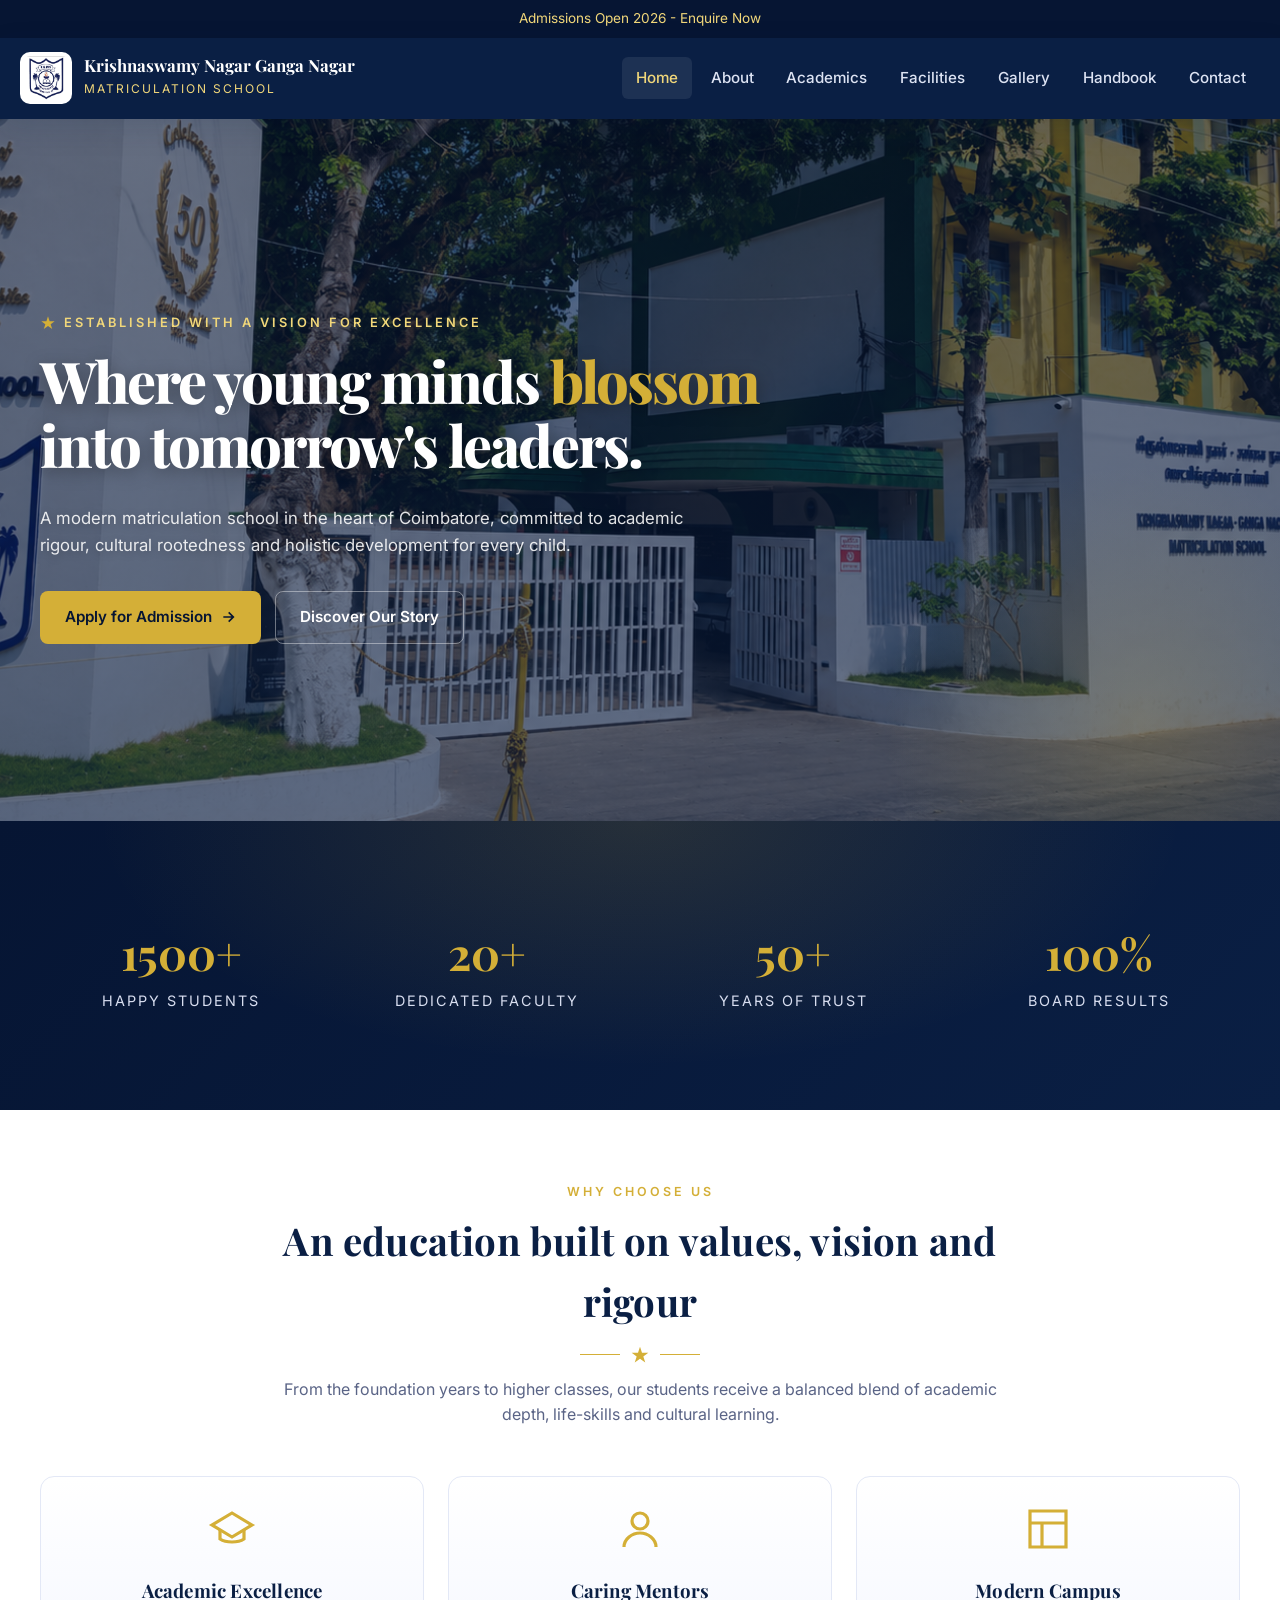
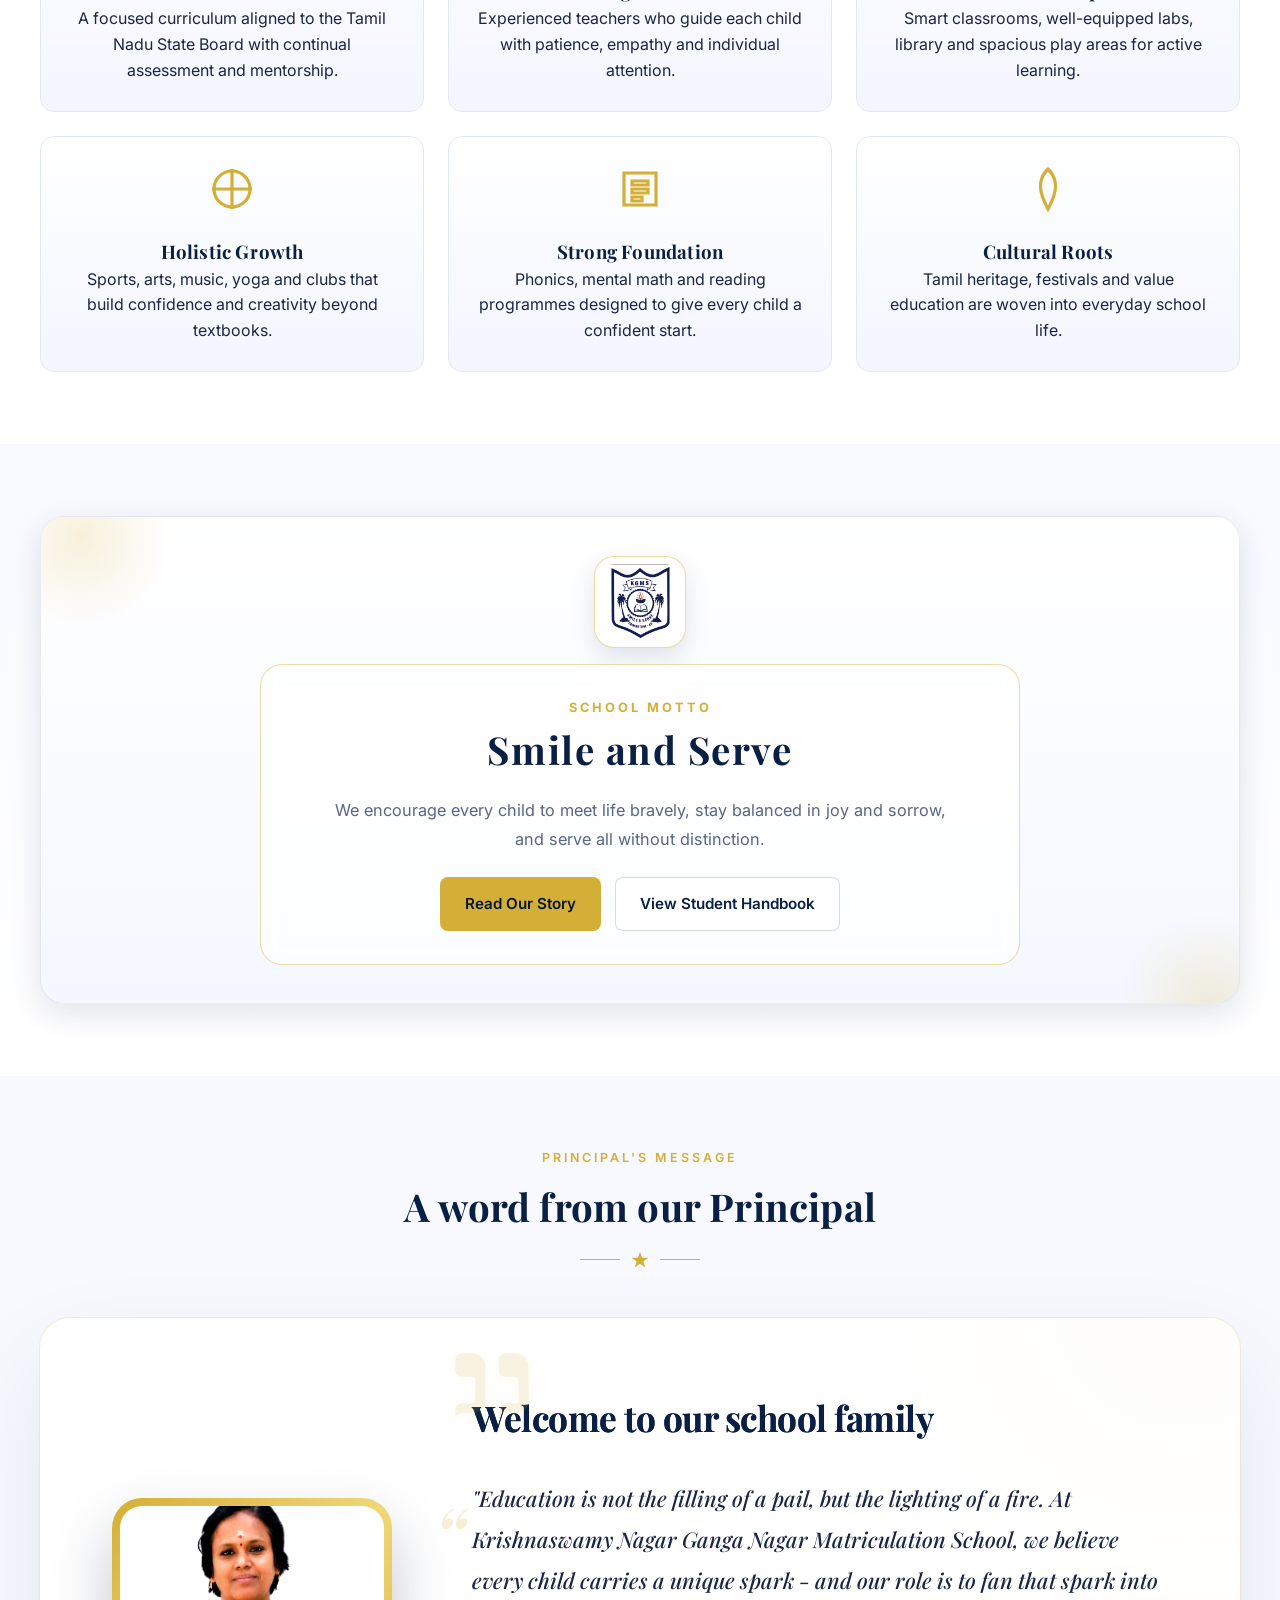
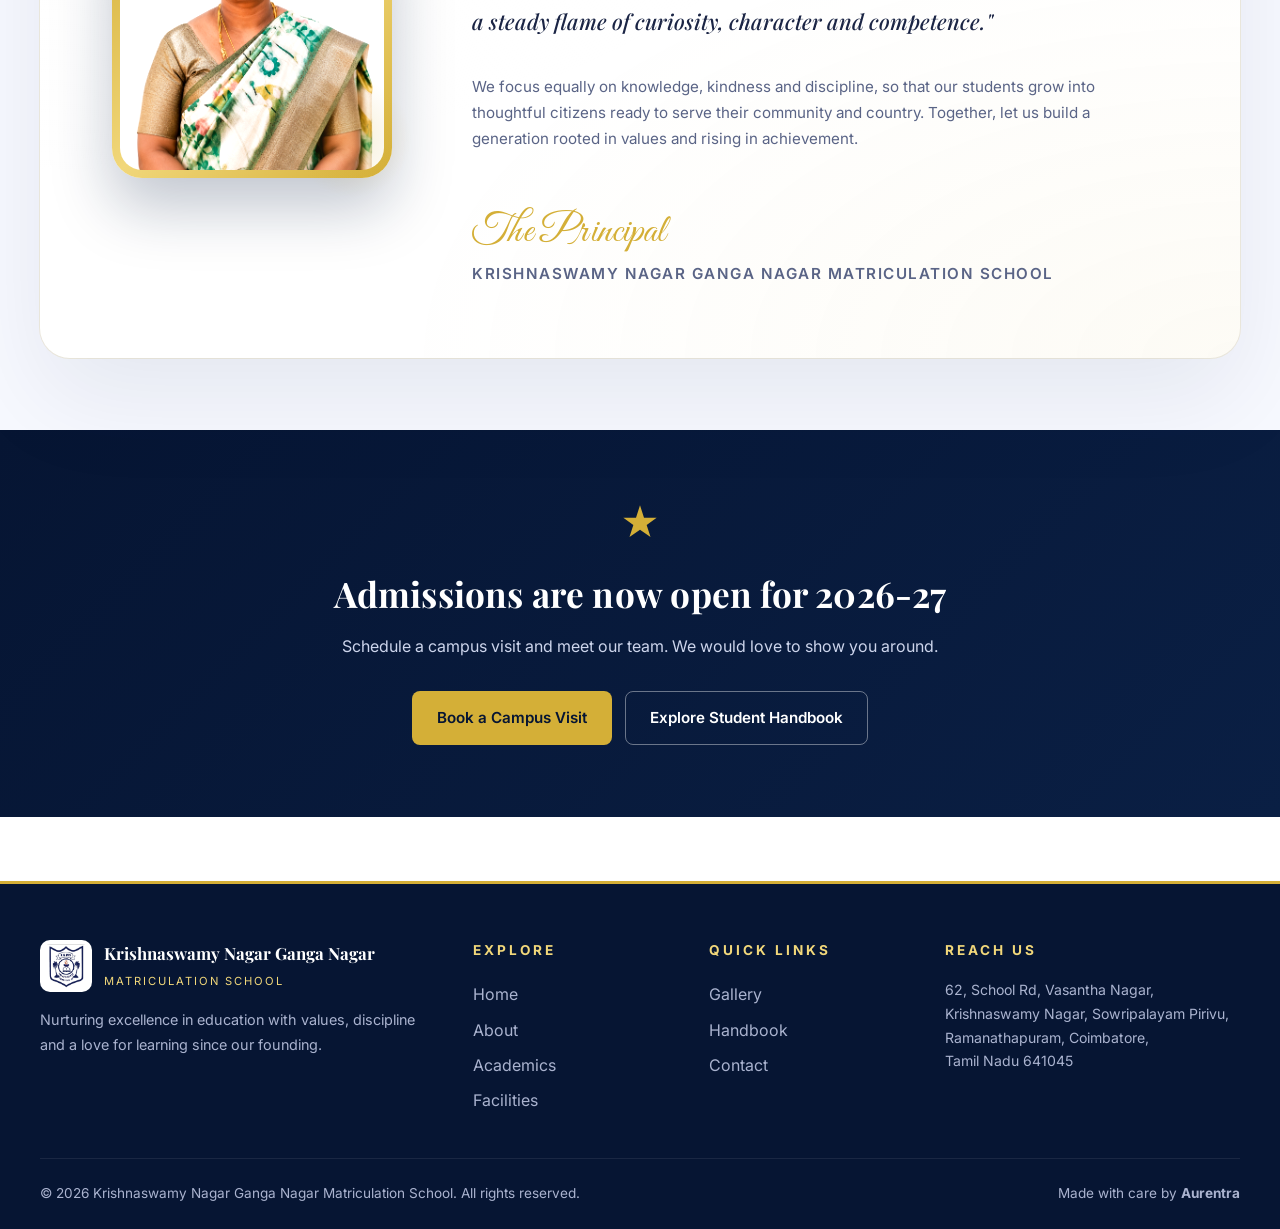
<file: index.html>
<!DOCTYPE html>
<html lang="en">

<head>
  <meta charset="UTF-8" />
  <meta name="viewport" content="width=device-width,initial-scale=1" />
  <title>Krishnaswamy Nagar Ganga Nagar Matriculation School | Coimbatore</title>
  <meta name="description"
    content="Krishnaswamy Nagar Ganga Nagar Matriculation School - nurturing excellence in education at Sowripalayam Pirivu, Coimbatore." />
  <link rel="preconnect" href="https://fonts.googleapis.com">
  <link rel="preconnect" href="https://fonts.gstatic.com" crossorigin>
  <link
    href="https://fonts.googleapis.com/css2?family=Inter:wght@400;500;600;700&family=Playfair+Display:wght@600;700;800&family=Great+Vibes&display=swap"
    rel="stylesheet">
  <link rel="stylesheet" href="styles.css" />
  <link rel="icon" type="image/jpeg" href="KGMS/kgms-logo.jpeg">
</head>

<body>
  <!-- LOADING SCREEN -->
  <div id="loading-screen" class="loading-screen">
    <div class="loader-content">
      <img src="KGMS/kgms-logo.jpeg" alt="KGMS Logo" class="loader-logo">
      <div class="spinner"></div>
    </div>
  </div>
  <div class="scroll-progress"></div>
  <div class="topbar">
    <a href="contact.html">Admissions Open 2026 - Enquire Now</a>
  </div>

  <header class="nav">
    <div class="nav-inner">
      <a class="brand" href="index.html">
        <img src="KGMS/kgms-logo.jpeg" alt="KGMS Logo" class="footer-logo">
        <span class="brand-text">
          <strong>Krishnaswamy Nagar Ganga Nagar</strong>
          <span>Matriculation School</span>
        </span>
      </a>
      <button class="menu-toggle" aria-label="Open menu">
        <svg width="24" height="24" viewBox="0 0 24 24" fill="none" stroke="currentColor" stroke-width="2.5"
          stroke-linecap="round" stroke-linejoin="round">
          <line x1="3" y1="6" x2="21" y2="6" class="line-1"></line>
          <line x1="3" y1="12" x2="21" y2="12" class="line-2"></line>
          <line x1="3" y1="18" x2="21" y2="18" class="line-3"></line>
        </svg>
      </button>
      <nav class="menu" id="m">
        <a href="index.html" class="active">Home</a>
        <a href="about.html">About</a>
        <a href="academics.html">Academics</a>
        <a href="facilities.html">Facilities</a>
        <a href="gallery.html">Gallery</a>
        <a href="handbook.html">Handbook</a>
        <a href="contact.html">Contact</a>
      </nav>
    </div>
  </header>

  <section class="hero reveal">
    <div class="hero-inner">
      <div class="eyebrow">
        <svg width="16" height="16" viewBox="0 0 24 24" fill="#d4af37">
          <path d="M12 2l2.4 7.4H22l-6 4.4 2.3 7.2L12 16.6 5.7 21l2.3-7.2-6-4.4h7.6z" />
        </svg>
        Established with a vision for excellence
      </div>
      <h1>Where young minds <em>blossom</em><br>into tomorrow's leaders.</h1>
      <p class="lead">A modern matriculation school in the heart of Coimbatore, committed to academic rigour, cultural
        rootedness and holistic development for every child.</p>
      <div class="cta-row">
        <a href="contact.html" class="btn btn-gold">Apply for Admission
          <svg width="16" height="16" viewBox="0 0 24 24" fill="none" stroke="currentColor" stroke-width="2.5">
            <path d="M5 12h14M13 5l7 7-7 7" />
          </svg>
        </a>
        <a href="about.html" class="btn btn-ghost">Discover Our Story</a>
      </div>
    </div>
  </section>

  <section class="stats reveal">
    <div class="container grid grid-4">
      <div class="stat"><strong>1500+</strong><span>Happy Students</span></div>
      <div class="stat"><strong>20+</strong><span>Dedicated Faculty</span></div>
      <div class="stat"><strong>50+</strong><span>Years of Trust</span></div>
      <div class="stat"><strong>100%</strong><span>Board Results</span></div>
    </div>
  </section>

  <section class="reveal">
    <div class="container">
      <div class="section-head">
        <div class="kicker">Why Choose Us</div>
        <h2>An education built on values, vision and rigour</h2>
        <div class="divider">
          <span class="line"></span>
          <svg width="20" height="20" viewBox="0 0 24 24" fill="#d4af37">
            <path d="M12 2l2.4 7.4H22l-6 4.4 2.3 7.2L12 16.6 5.7 21l2.3-7.2-6-4.4h7.6z" />
          </svg>
          <span class="line"></span>
        </div>
        <p>From the foundation years to higher classes, our students receive a balanced blend of academic depth,
          life-skills and cultural learning.</p>
      </div>

      <div class="grid grid-3">
        <div class="feature">
          <svg class="icon" width="48" height="48" viewBox="0 0 24 24" fill="none" stroke="#d4af37" stroke-width="1.6">
            <path d="M22 10L12 4 2 10l10 6 10-6z" />
            <path d="M6 12v5c3 2 9 2 12 0v-5" />
          </svg>
          <h3>Academic Excellence</h3>
          <p>A focused curriculum aligned to the Tamil Nadu State Board with continual assessment and mentorship.</p>
        </div>
        <div class="feature">
          <svg class="icon" width="48" height="48" viewBox="0 0 24 24" fill="none" stroke="#d4af37" stroke-width="1.6">
            <circle cx="12" cy="8" r="4" />
            <path d="M4 21c0-4 4-7 8-7s8 3 8 7" />
          </svg>
          <h3>Caring Mentors</h3>
          <p>Experienced teachers who guide each child with patience, empathy and individual attention.</p>
        </div>
        <div class="feature">
          <svg class="icon" width="48" height="48" viewBox="0 0 24 24" fill="none" stroke="#d4af37" stroke-width="1.6">
            <path d="M3 3h18v18H3z" />
            <path d="M3 9h18M9 21V9" />
          </svg>
          <h3>Modern Campus</h3>
          <p>Smart classrooms, well-equipped labs, library and spacious play areas for active learning.</p>
        </div>
        <div class="feature">
          <svg class="icon" width="48" height="48" viewBox="0 0 24 24" fill="none" stroke="#d4af37" stroke-width="1.6">
            <path d="M12 2v20M2 12h20" />
            <circle cx="12" cy="12" r="9" />
          </svg>
          <h3>Holistic Growth</h3>
          <p>Sports, arts, music, yoga and clubs that build confidence and creativity beyond textbooks.</p>
        </div>
        <div class="feature">
          <svg class="icon" width="48" height="48" viewBox="0 0 24 24" fill="none" stroke="#d4af37" stroke-width="1.6">
            <path d="M4 4h16v16H4z" />
            <path d="M8 8h8v2H8zM8 12h8v2H8zM8 16h5v2H8z" />
          </svg>
          <h3>Strong Foundation</h3>
          <p>Phonics, mental math and reading programmes designed to give every child a confident start.</p>
        </div>
        <div class="feature">
          <svg class="icon" width="48" height="48" viewBox="0 0 24 24" fill="none" stroke="#d4af37" stroke-width="1.6">
            <path d="M12 2C7 7 7 13 12 22 17 13 17 7 12 2z" />
          </svg>
          <h3>Cultural Roots</h3>
          <p>Tamil heritage, festivals and value education are woven into everyday school life.</p>
        </div>
      </div>
    </div>
  </section>

  <section class="section-tint reveal">
    <div class="container">
      <div class="section-shell motto-panel">
        <img src="KGMS/kgms-logo.jpeg" alt="KGMS school emblem" class="motto-emblem">
        <div class="motto-frame">
          <div class="eyebrow-note">School Motto</div>
          <h2 class="motto-statement">Smile and Serve</h2>
          <p class="lead-copy" style="max-width:620px;margin:1rem auto 0">We encourage every child to meet life bravely,
            stay balanced in joy and sorrow, and serve all without distinction.</p>
          <div class="cta-cluster" style="justify-content:center">
            <a href="about.html" class="btn btn-gold">Read Our Story</a>
            <a href="handbook.html" class="btn btn-secondary">View Student Handbook</a>
          </div>
        </div>
      </div>
    </div>
  </section>

  <section style="background:#f7f9ff" class="reveal">
    <div class="container">
      <div class="section-head">
        <div class="kicker">Principal's Message</div>
        <h2>A word from our Principal</h2>
        <div class="divider"><span class="line"></span><svg width="20" height="20" viewBox="0 0 24 24" fill="#d4af37">
            <path d="M12 2l2.4 7.4H22l-6 4.4 2.3 7.2L12 16.6 5.7 21l2.3-7.2-6-4.4h7.6z" />
          </svg><span class="line"></span></div>
      </div>

      <div class="principal">
        <div class="avatar-wrap">
          <div class="avatar-decor"></div>
          <div class="avatar">
            <img src="KGMS/principal-image.png" alt="Principal of KGMS School">
          </div>
        </div>
        <div class="content">
          <svg class="quote-icon" width="80" height="80" viewBox="0 0 24 24" fill="currentColor">
            <path
              d="M14.017 21L14.017 18C14.017 16.8954 14.9124 16 16.017 16H19.017C19.5693 16 20.017 15.5523 20.017 15V9C20.017 8.44772 19.5693 8 19.017 8H16.017C14.9124 8 14.017 7.10457 14.017 6V3C14.017 1.89543 14.9124 1 16.017 1H19.017C21.2261 1 23.017 2.79086 23.017 5V15C23.017 17.2091 21.2261 19 19.017 19H16.017C14.9124 19 14.017 19.8954 14.017 21ZM1 21L1 18C1 16.8954 1.89543 16 3 16H6C6.55228 16 7 15.5523 7 15V9C7 8.44772 6.55228 8 6 8H3C1.89543 8 1 7.10457 1 6V3C1 1.89543 1.89543 1 3 1H6C8.20914 1 10 2.79086 10 5V15C10 17.2091 8.20914 19 6 19H3C1.89543 19 1 19.8954 1 21Z" />
          </svg>
          <h3>Welcome to our school family</h3>
          <blockquote>
            "Education is not the filling of a pail, but the lighting of a fire. At Krishnaswamy Nagar Ganga Nagar
            Matriculation School, we believe every child carries a unique spark - and our role is to fan that spark into
            a steady flame of curiosity, character and competence."
          </blockquote>
          <p style="color:var(--muted);font-size:.95rem;line-height:1.7">We focus equally on knowledge, kindness and
            discipline, so that our students grow into thoughtful citizens ready to serve their community and country.
            Together, let us build a generation rooted in values and rising in achievement.</p>
          <div class="sig-wrap">
            <span class="sig-name">The Principal</span>
            <span class="sig-title">Krishnaswamy Nagar Ganga Nagar Matriculation School</span>
          </div>
        </div>
      </div>
    </div>
  </section>

  <section style="background:linear-gradient(135deg,var(--navy-deep),var(--navy));color:#fff;text-align:center">
    <div class="container">
      <div style="max-width:720px;margin:0 auto">
        <svg width="40" height="40" viewBox="0 0 24 24" fill="#d4af37" style="margin-bottom:1rem">
          <path d="M12 2l2.4 7.4H22l-6 4.4 2.3 7.2L12 16.6 5.7 21l2.3-7.2-6-4.4h7.6z" />
        </svg>
        <h2 style="color:#fff;font-size:clamp(1.6rem,3vw,2.2rem)">Admissions are now open for 2026-27</h2>
        <p style="color:#cdd5ec;margin-top:.75rem">Schedule a campus visit and meet our team. We would love to show you
          around.</p>
        <div class="cta-row" style="justify-content:center">
          <a class="btn btn-gold" href="contact.html">Book a Campus Visit</a>
          <a class="btn btn-ghost" href="handbook.html">Explore Student Handbook</a>
        </div>
      </div>
    </div>
  </section>

  <footer>
    <div class="foot-grid">
      <div>
        <div class="foot-brand">
          <img src="KGMS/kgms-logo.jpeg" alt="KGMS Logo" class="footer-logo">
          <div>
            <strong>Krishnaswamy Nagar Ganga Nagar</strong>
            <span>Matriculation School</span>
          </div>
        </div>
        <p style="font-size:.9rem;line-height:1.7">Nurturing excellence in education with values, discipline and a love
          for learning since our founding.</p>
      </div>
      <div>
        <h4>Explore</h4>
        <ul>
          <li><a href="index.html">Home</a></li>
          <li><a href="about.html">About</a></li>
          <li><a href="academics.html">Academics</a></li>
          <li><a href="facilities.html">Facilities</a></li>
        </ul>
      </div>
      <div>
        <h4>Quick Links</h4>
        <ul>
          <li><a href="gallery.html">Gallery</a></li>
          <li><a href="handbook.html">Handbook</a></li>
          <li><a href="contact.html">Contact</a></li>
        </ul>
      </div>
      <div>
        <h4>Reach Us</h4>
        <p style="font-size:.88rem;line-height:1.7">62, School Rd, Vasantha Nagar,<br>Krishnaswamy Nagar, Sowripalayam
          Pirivu,<br>Ramanathapuram, Coimbatore,<br>Tamil Nadu 641045</p>
      </div>
    </div>
    <div class="copy">
      <span>&copy; <span id="y"></span> Krishnaswamy Nagar Ganga Nagar Matriculation School. All rights reserved.</span>
      <span>Made with care by <a href="https://aurentratechnologies.vercel.app/"><strong>Aurentra</strong></a></span>
    </div>
  </footer>

  <button id="backToTop" class="back-to-top" aria-label="Back to top">
    <svg class="progress-ring" width="60" height="60">
      <circle class="progress-ring__circle" stroke="var(--gold)" stroke-width="2.5" fill="transparent" r="28" cx="30"
        cy="30" />
    </svg>
    <span class="arrow">
      <svg width="20" height="20" viewBox="0 0 24 24" fill="none" stroke="currentColor" stroke-width="3.5"
        stroke-linecap="round" stroke-linejoin="round">
        <path d="M18 15l-6-6-6 6" />
      </svg>
    </span>
  </button>

  <script src="script.js"></script>
</body>

</html>
</file>
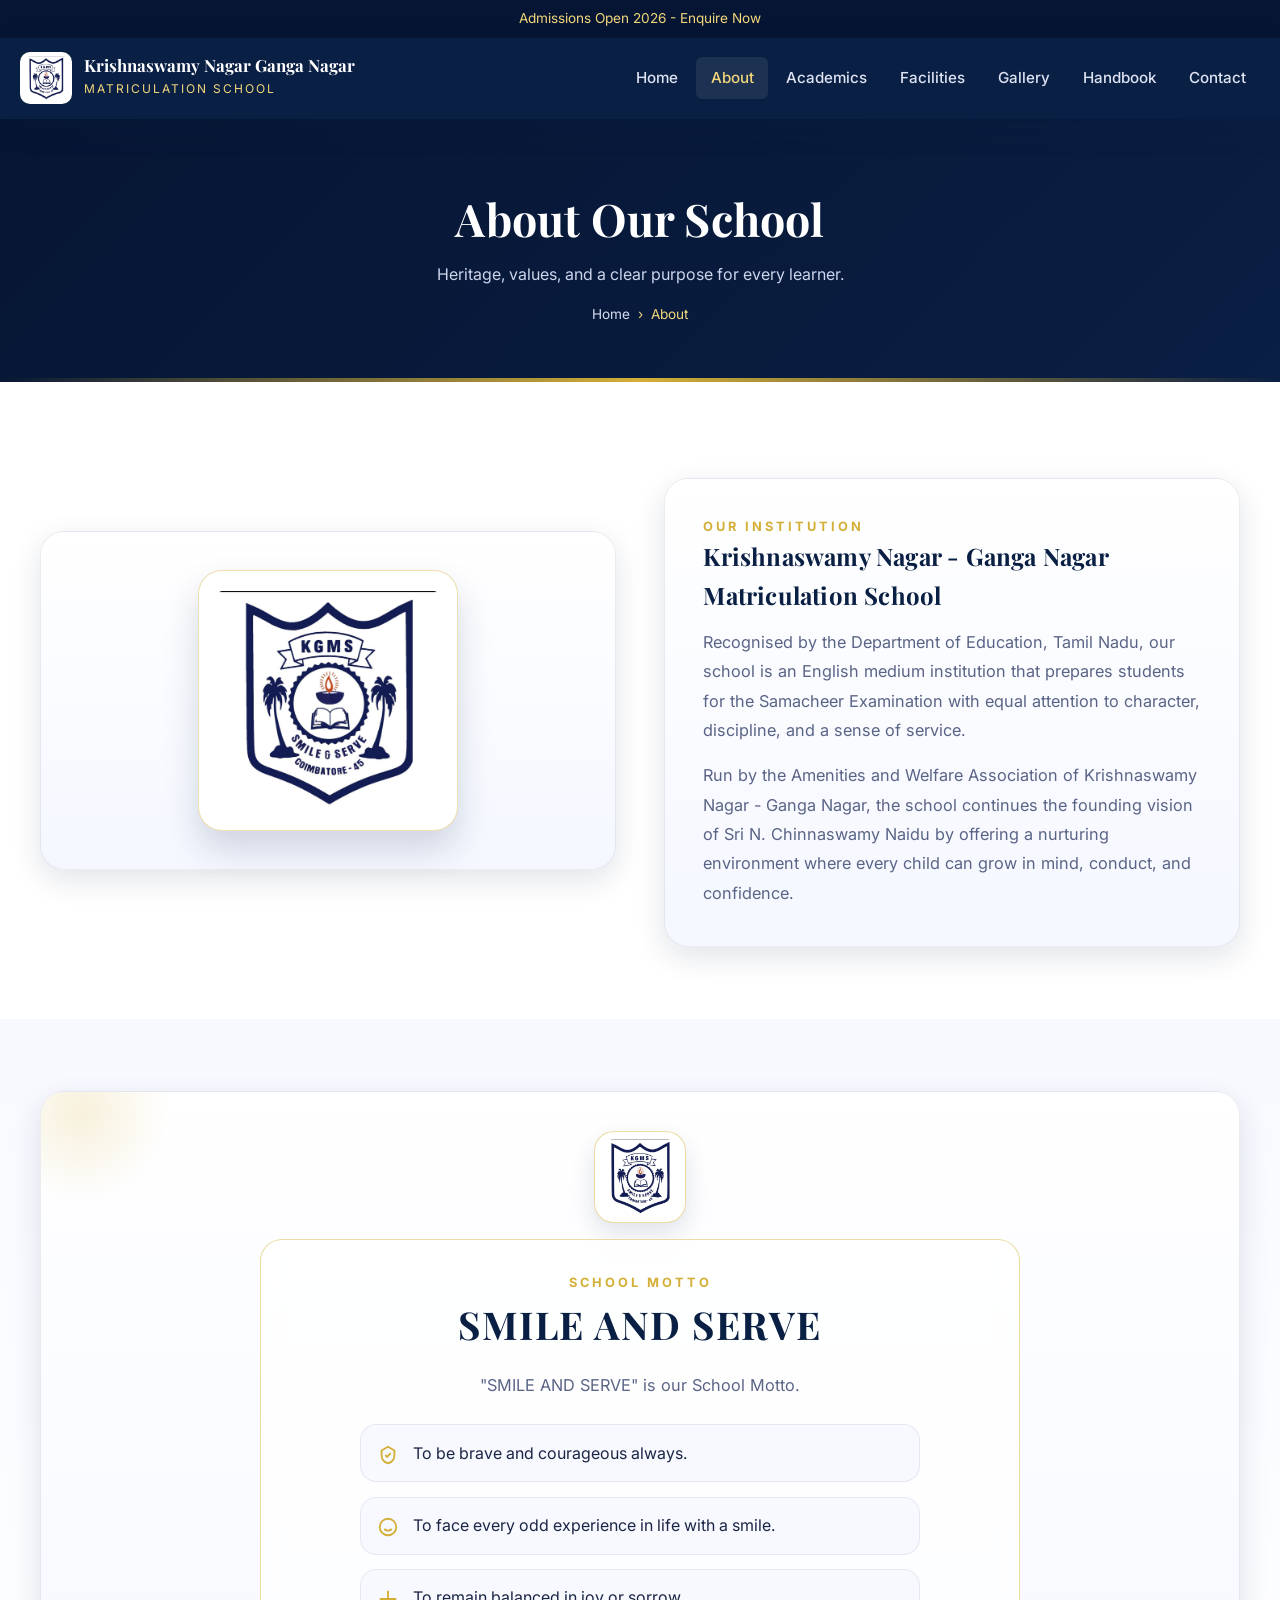
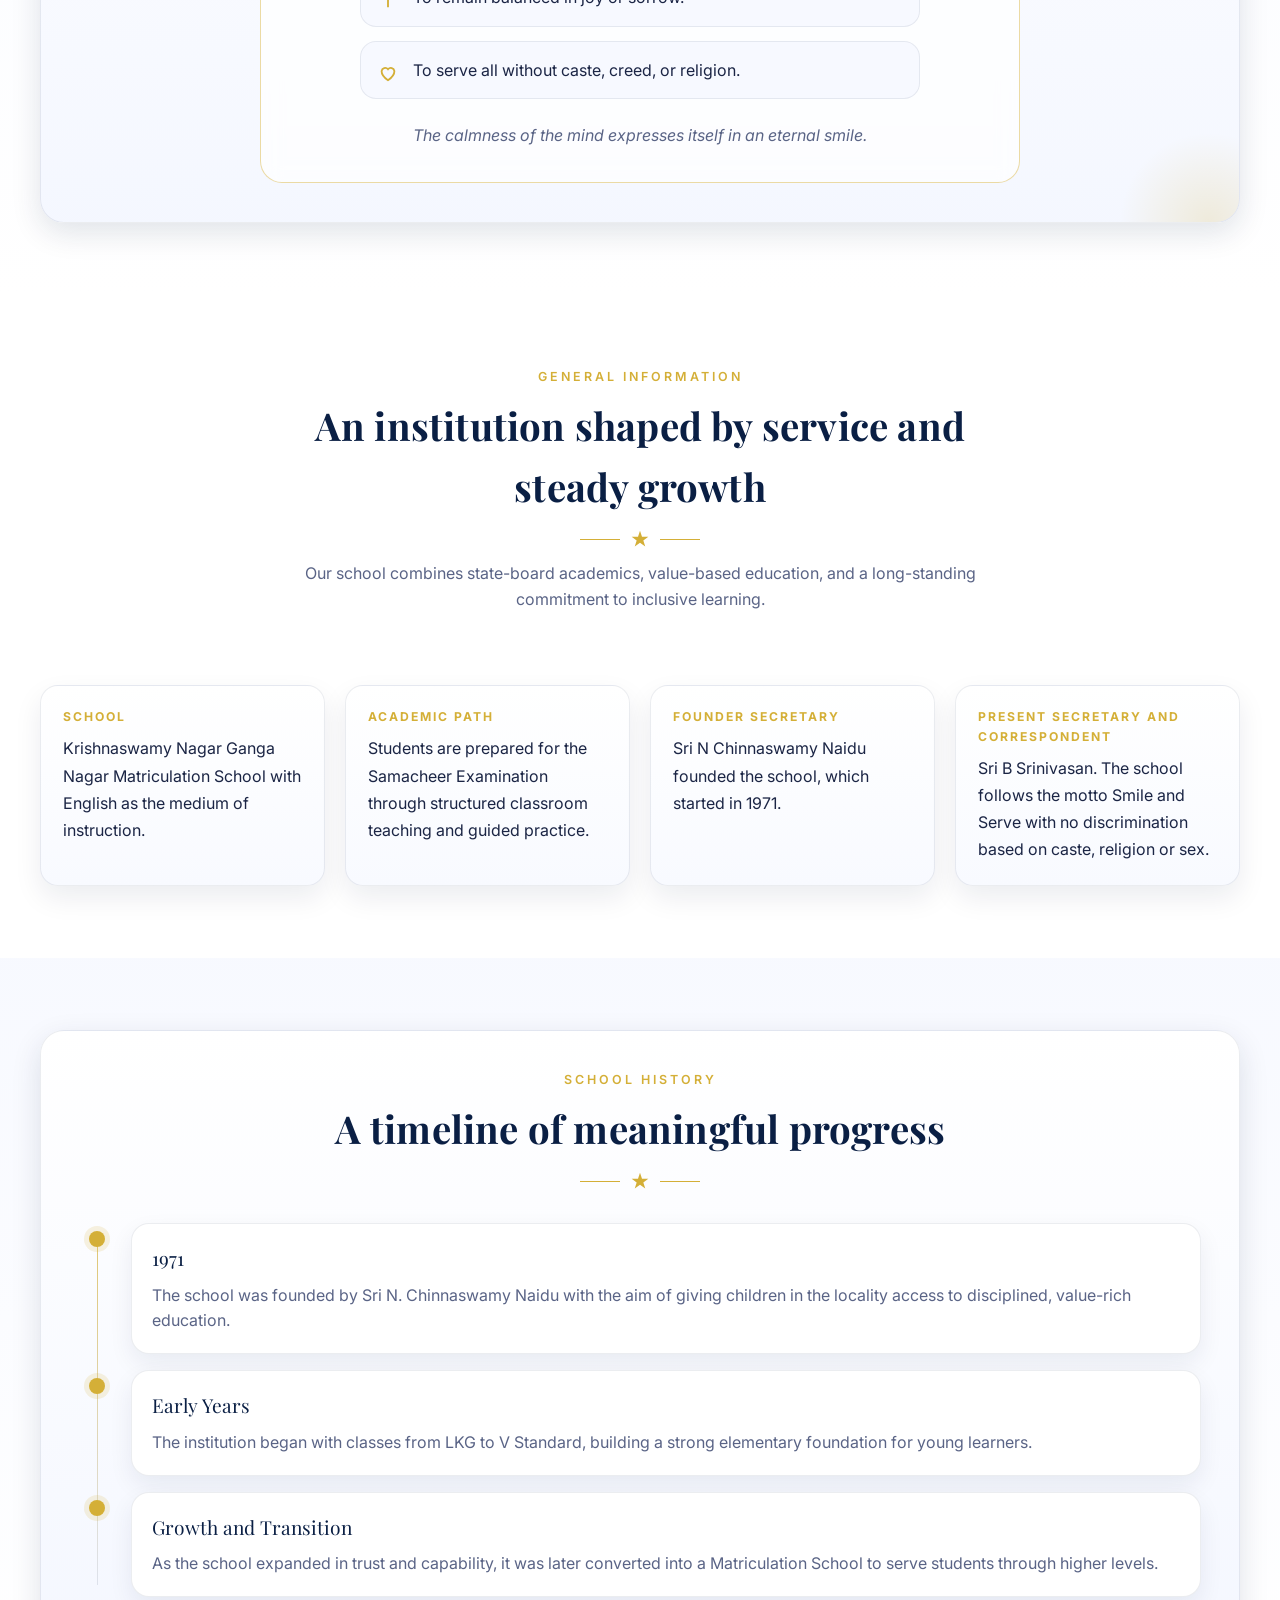
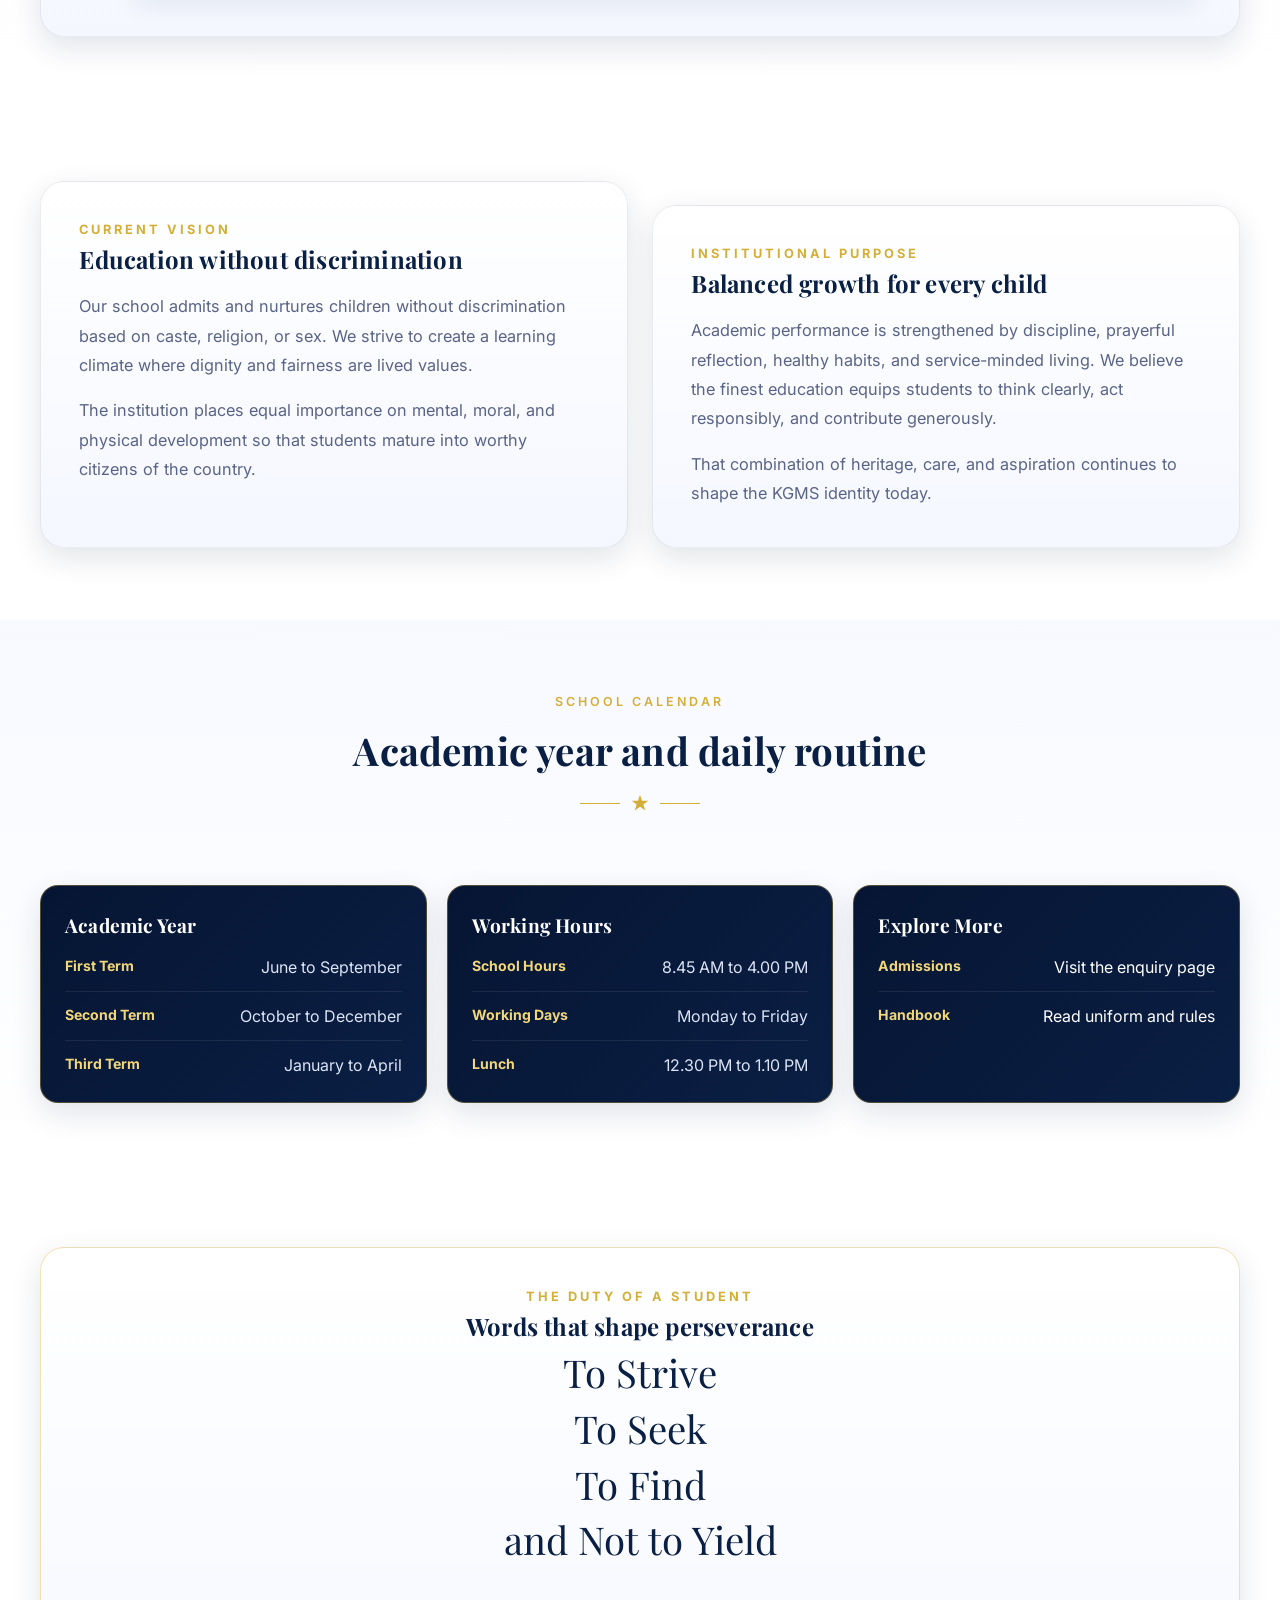
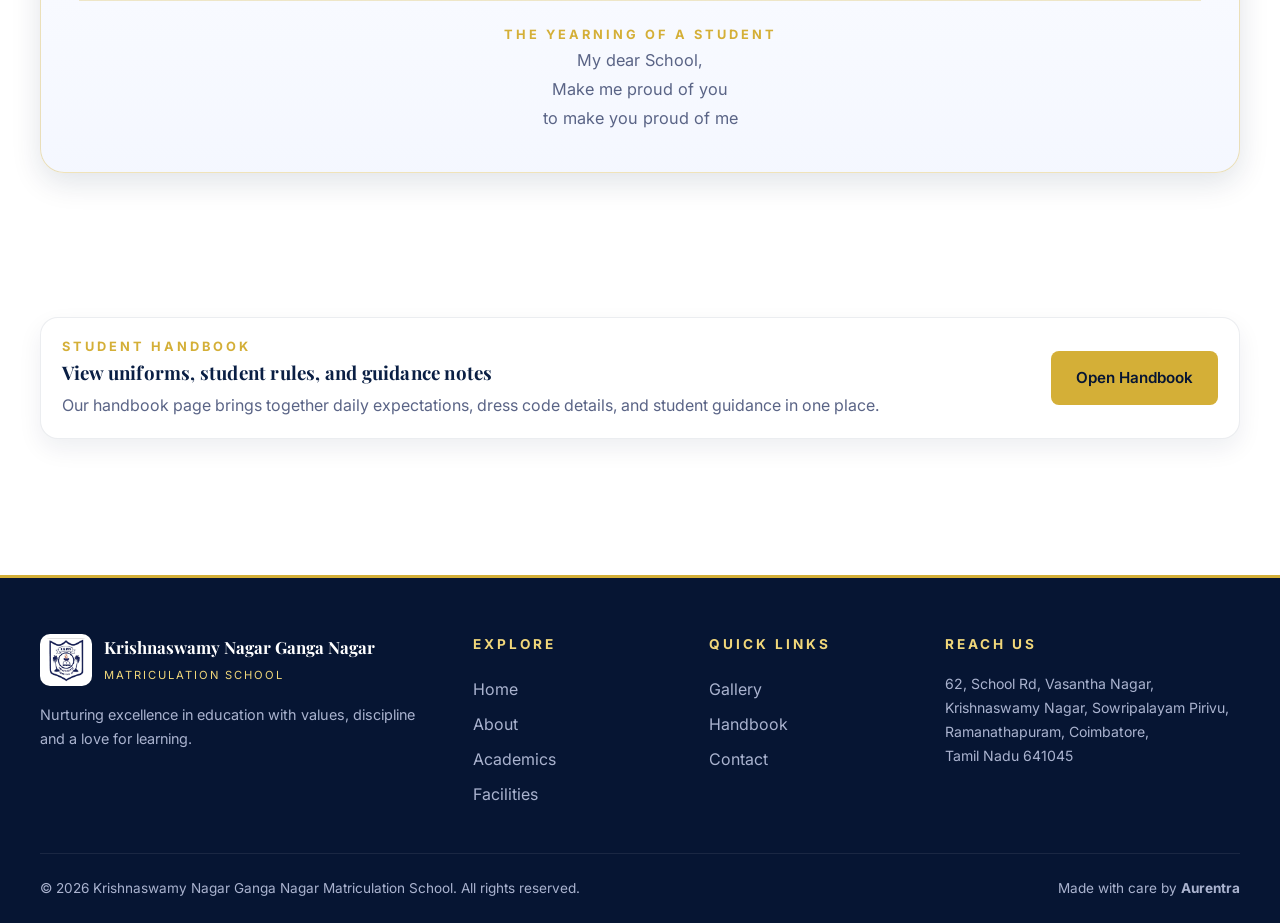
<file: about.html>
﻿<!DOCTYPE html>
<html lang="en">

<head>
  <meta charset="UTF-8" />
  <meta name="viewport" content="width=device-width,initial-scale=1" />
  <title>About Us | Krishnaswamy Nagar Ganga Nagar Matriculation School</title>
  <meta name="description"
    content="Learn about the heritage, motto, vision, and institutional values of Krishnaswamy Nagar Ganga Nagar Matriculation School." />
  <link rel="preconnect" href="https://fonts.googleapis.com">
  <link rel="preconnect" href="https://fonts.gstatic.com" crossorigin>
  <link
    href="https://fonts.googleapis.com/css2?family=Inter:wght@400;500;600;700&family=Playfair+Display:wght@600;700;800&display=swap"
    rel="stylesheet">
  <link rel="stylesheet" href="styles.css" />
  <link rel="icon" type="image/jpeg" href="KGMS/kgms-logo.jpeg">
</head>

<body>
  <div id="page-loader">
  <div class="loader"></div>
</div>
  <div class="scroll-progress"></div>
  <div class="topbar">
    <a href="contact.html">Admissions Open 2026 - Enquire Now</a>
  </div>
  <header class="nav">
    <div class="nav-inner">
      <a class="brand" href="index.html">
        <img src="KGMS/kgms-logo.jpeg" alt="KGMS Logo" class="footer-logo">
        <span class="brand-text"><strong>Krishnaswamy Nagar Ganga Nagar</strong><span>Matriculation School</span></span>
      </a>
      <button class="menu-toggle" aria-label="Open menu">
        <svg width="24" height="24" viewBox="0 0 24 24" fill="none" stroke="currentColor" stroke-width="2.5"
          stroke-linecap="round" stroke-linejoin="round">
          <line x1="3" y1="6" x2="21" y2="6" class="line-1"></line>
          <line x1="3" y1="12" x2="21" y2="12" class="line-2"></line>
          <line x1="3" y1="18" x2="21" y2="18" class="line-3"></line>
        </svg>
      </button>
      <nav class="menu" id="m">
        <a href="index.html">Home</a>
        <a href="about.html" class="active">About</a>
        <a href="academics.html">Academics</a>
        <a href="facilities.html">Facilities</a>
        <a href="gallery.html">Gallery</a>
        <a href="handbook.html">Handbook</a>
        <a href="contact.html">Contact</a>
      </nav>
    </div>
  </header>

  <section class="page-head">
    <h1>About Our School</h1>
    <p>Heritage, values, and a clear purpose for every learner.</p>
    <div class="crumbs"><a href="index.html">Home</a> &nbsp;&rsaquo;&nbsp; About</div>
  </section>

  <main>
    <section class="reveal">
      <div class="container">
        <div class="split">
          <div class="section-shell" style="text-align:center">
            <img src="KGMS/kgms-logo.jpeg" alt="School emblem of Krishnaswamy Nagar Ganga Nagar Matriculation School"
              class="crest-logo">
          </div>
          <div class="section-shell heritage-copy">
            <div class="eyebrow-note">Our Institution</div>
            <h2>Krishnaswamy Nagar - Ganga Nagar Matriculation School</h2>
            <p class="lead-copy">Recognised by the Department of Education, Tamil Nadu, our school is an English medium
              institution that prepares students for the Samacheer Examination with equal attention to character,
              discipline, and a sense of service.</p>
            <p class="lead-copy">Run by the Amenities and Welfare Association of Krishnaswamy Nagar - Ganga Nagar, the
              school continues the founding vision of Sri N. Chinnaswamy Naidu by offering a nurturing environment where
              every child can grow in mind, conduct, and confidence.</p>
          </div>
        </div>
      </div>
    </section>

    <section class="section-tint reveal">
      <div class="container">
        <div class="section-shell motto-panel">
          <img src="KGMS/kgms-logo.jpeg" alt="KGMS School emblem" class="motto-emblem">
          <div class="motto-frame">
            <div class="eyebrow-note">School Motto</div>
            <h2 class="motto-statement">SMILE AND SERVE</h2>
            <p class="lead-copy" style="max-width:600px;margin:1rem auto 0">"SMILE AND SERVE" is our School Motto.</p>
            <ul class="motto-list">
              <li>
                <svg width="22" height="22" viewBox="0 0 24 24" fill="none" stroke="currentColor" stroke-width="2">
                  <path d="M12 3l7 4v5c0 5-3 8-7 9-4-1-7-4-7-9V7z" />
                  <path d="M9 12l2 2 4-4" />
                </svg>
                <span>To be brave and courageous always.</span>
              </li>
              <li>
                <svg width="22" height="22" viewBox="0 0 24 24" fill="none" stroke="currentColor" stroke-width="2">
                  <circle cx="12" cy="12" r="9" />
                  <path d="M8 14s1.5 2 4 2 4-2 4-2M9 10h.01M15 10h.01" />
                </svg>
                <span>To face every odd experience in life with a smile.</span>
              </li>
              <li>
                <svg width="22" height="22" viewBox="0 0 24 24" fill="none" stroke="currentColor" stroke-width="2">
                  <path d="M12 3v18M3 12h18" />
                </svg>
                <span>To remain balanced in joy or sorrow.</span>
              </li>
              <li>
                <svg width="22" height="22" viewBox="0 0 24 24" fill="none" stroke="currentColor" stroke-width="2">
                  <path d="M12 21s-7-4.5-7-10a4 4 0 017-2 4 4 0 017 2c0 5.5-7 10-7 10z" />
                </svg>
                <span>To serve all without caste, creed, or religion.</span>
              </li>
            </ul>
            <p class="motto-closing">The calmness of the mind expresses itself in an eternal smile.</p>
          </div>
        </div>
      </div>
    </section>

    <section class="reveal">
      <div class="container content-stack">
        <div class="section-head">
          <div class="kicker">General Information</div>
          <h2>An institution shaped by service and steady growth</h2>
          <div class="divider"><span class="line"></span><svg width="20" height="20" viewBox="0 0 24 24" fill="#d4af37">
              <path d="M12 2l2.4 7.4H22l-6 4.4 2.3 7.2L12 16.6 5.7 21l2.3-7.2-6-4.4h7.6z" />
            </svg><span class="line"></span></div>
          <p>Our school combines state-board academics, value-based education, and a long-standing commitment to
            inclusive learning.</p>
        </div>

        <div class="info-grid">
          <article class="fact-card">
            <strong>School</strong>
            <p>Krishnaswamy Nagar Ganga Nagar Matriculation School with English as the medium of instruction.</p>
          </article>
          <article class="fact-card">
            <strong>Academic Path</strong>
            <p>Students are prepared for the Samacheer Examination through structured classroom teaching and guided
              practice.</p>
          </article>
          <article class="fact-card">
            <strong>Founder Secretary</strong>
            <p>Sri N Chinnaswamy Naidu founded the school, which started in 1971.</p>
          </article>
          <article class="fact-card">
            <strong>Present Secretary and Correspondent</strong>
            <p>Sri B Srinivasan. The school follows the motto Smile and Serve with no discrimination based on caste,
              religion or sex.</p>
          </article>
        </div>
      </div>
    </section>

    <section class="section-tint reveal">
      <div class="container">
        <div class="section-shell">
          <div class="section-head" style="margin-bottom:2rem">
            <div class="kicker">School History</div>
            <h2>A timeline of meaningful progress</h2>
            <div class="divider"><span class="line"></span><svg width="20" height="20" viewBox="0 0 24 24"
                fill="#d4af37">
                <path d="M12 2l2.4 7.4H22l-6 4.4 2.3 7.2L12 16.6 5.7 21l2.3-7.2-6-4.4h7.6z" />
              </svg><span class="line"></span></div>
          </div>
          <div class="timeline">
            <div class="timeline-item">
              <article class="timeline-card">
                <span class="timeline-year">1971</span>
                <p>The school was founded by Sri N. Chinnaswamy Naidu with the aim of giving children in the locality
                  access to disciplined, value-rich education.</p>
              </article>
            </div>
            <div class="timeline-item">
              <article class="timeline-card">
                <span class="timeline-year">Early Years</span>
                <p>The institution began with classes from LKG to V Standard, building a strong elementary foundation
                  for young learners.</p>
              </article>
            </div>
            <div class="timeline-item">
              <article class="timeline-card">
                <span class="timeline-year">Growth and Transition</span>
                <p>As the school expanded in trust and capability, it was later converted into a Matriculation School to
                  serve students through higher levels.</p>
              </article>
            </div>
          </div>
        </div>
      </div>
    </section>

    <section class="reveal">
      <div class="container">
        <div class="grid grid-2">
          <article class="section-shell heritage-copy">
            <div class="eyebrow-note">Current Vision</div>
            <h2>Education without discrimination</h2>
            <p class="lead-copy">Our school admits and nurtures children without discrimination based on caste,
              religion, or sex. We strive to create a learning climate where dignity and fairness are lived values.</p>
            <p class="lead-copy">The institution places equal importance on mental, moral, and physical development so
              that students mature into worthy citizens of the country.</p>
          </article>
          <article class="section-shell heritage-copy">
            <div class="eyebrow-note">Institutional Purpose</div>
            <h2>Balanced growth for every child</h2>
            <p class="lead-copy">Academic performance is strengthened by discipline, prayerful reflection, healthy
              habits, and service-minded living. We believe the finest education equips students to think clearly, act
              responsibly, and contribute generously.</p>
            <p class="lead-copy">That combination of heritage, care, and aspiration continues to shape the KGMS identity
              today.</p>
          </article>
        </div>
      </div>
    </section>

    <section class="section-tint reveal">
      <div class="container content-stack">
        <div class="section-head">
          <div class="kicker">School Calendar</div>
          <h2>Academic year and daily routine</h2>
          <div class="divider"><span class="line"></span><svg width="20" height="20" viewBox="0 0 24 24" fill="#d4af37">
              <path d="M12 2l2.4 7.4H22l-6 4.4 2.3 7.2L12 16.6 5.7 21l2.3-7.2-6-4.4h7.6z" />
            </svg><span class="line"></span></div>
        </div>
        <div class="schedule-grid">
          <article class="schedule-card">
            <h3>Academic Year</h3>
            <ul class="schedule-list">
              <li><strong>First Term</strong><span>June to September</span></li>
              <li><strong>Second Term</strong><span>October to December</span></li>
              <li><strong>Third Term</strong><span>January to April</span></li>
            </ul>
          </article>
          <article class="schedule-card">
            <h3>Working Hours</h3>
            <ul class="schedule-list">
              <li><strong>School Hours</strong><span>8.45 AM to 4.00 PM</span></li>
              <li><strong>Working Days</strong><span>Monday to Friday</span></li>
              <li><strong>Lunch</strong><span>12.30 PM to 1.10 PM</span></li>
            </ul>
          </article>
          <article class="schedule-card">
            <h3>Explore More</h3>
            <ul class="schedule-list">
              <li><strong>Admissions</strong><span><a href="contact.html" style="color:#fff">Visit the enquiry
                    page</a></span></li>
              <li><strong>Handbook</strong><span><a href="handbook.html" style="color:#fff">Read uniform and
                    rules</a></span></li>
            </ul>
          </article>
        </div>
      </div>
    </section>

    <section class="reveal">
      <div class="container">
        <div class="section-shell quote-panel">
          <div class="eyebrow-note">The Duty of a Student</div>
          <h2>Words that shape perseverance</h2>
          <div class="quote-lines" aria-label="The duty of a student">
            <span>To Strive</span>
            <span>To Seek</span>
            <span>To Find</span>
            <span>and Not to Yield</span>
          </div>
          <div class="sub-quote">
            <div class="eyebrow-note">The Yearning of a Student</div>
            <p>My dear School,<br>Make me proud of you<br>to make you proud of me</p>
          </div>
        </div>
      </div>
    </section>

    <section class="reveal">
      <div class="container">
        <a class="link-card" href="handbook.html">
          <div>
            <div class="eyebrow-note">Student Handbook</div>
            <h3>View uniforms, student rules, and guidance notes</h3>
            <p>Our handbook page brings together daily expectations, dress code details, and student guidance in one
              place.</p>
          </div>
          <span class="btn btn-gold">Open Handbook</span>
        </a>
      </div>
    </section>
  </main>

  <footer>
    <div class="foot-grid">
      <div>
        <div class="foot-brand">
          <img src="KGMS/kgms-logo.jpeg" alt="KGMS Logo" class="footer-logo">
          <div><strong>Krishnaswamy Nagar Ganga Nagar</strong><span>Matriculation School</span></div>
        </div>
        <p style="font-size:.9rem;line-height:1.7">Nurturing excellence in education with values, discipline and a love
          for learning.</p>
      </div>
      <div>
        <h4>Explore</h4>
        <ul>
          <li><a href="index.html">Home</a></li>
          <li><a href="about.html">About</a></li>
          <li><a href="academics.html">Academics</a></li>
          <li><a href="facilities.html">Facilities</a></li>
        </ul>
      </div>
      <div>
        <h4>Quick Links</h4>
        <ul>
          <li><a href="gallery.html">Gallery</a></li>
          <li><a href="handbook.html">Handbook</a></li>
          <li><a href="contact.html">Contact</a></li>
        </ul>
      </div>
      <div>
        <h4>Reach Us</h4>
        <p style="font-size:.88rem;line-height:1.7">62, School Rd, Vasantha Nagar,<br>Krishnaswamy Nagar, Sowripalayam
          Pirivu,<br>Ramanathapuram, Coimbatore,<br>Tamil Nadu 641045</p>
      </div>
    </div>
    <div class="copy"><span>&copy; <span id="y"></span> Krishnaswamy Nagar Ganga Nagar Matriculation School. All rights
        reserved.</span>
      <span>Made with care by <a href="https://aurentratechnologies.vercel.app/"><strong>Aurentra</strong></a></span>
    </div>

  </footer>
  <button id="backToTop" class="back-to-top" aria-label="Back to top">
    <svg class="progress-ring" width="60" height="60">
      <circle class="progress-ring__circle" stroke="var(--gold)" stroke-width="2.5" fill="transparent" r="28" cx="30"
        cy="30" />
    </svg>
    <span class="arrow">
      <svg width="20" height="20" viewBox="0 0 24 24" fill="none" stroke="currentColor" stroke-width="3.5"
        stroke-linecap="round" stroke-linejoin="round">
        <path d="M18 15l-6-6-6 6" />
      </svg>
    </span>
  </button>
  <script src="script.js"></script>
</body>

</html>
</file>
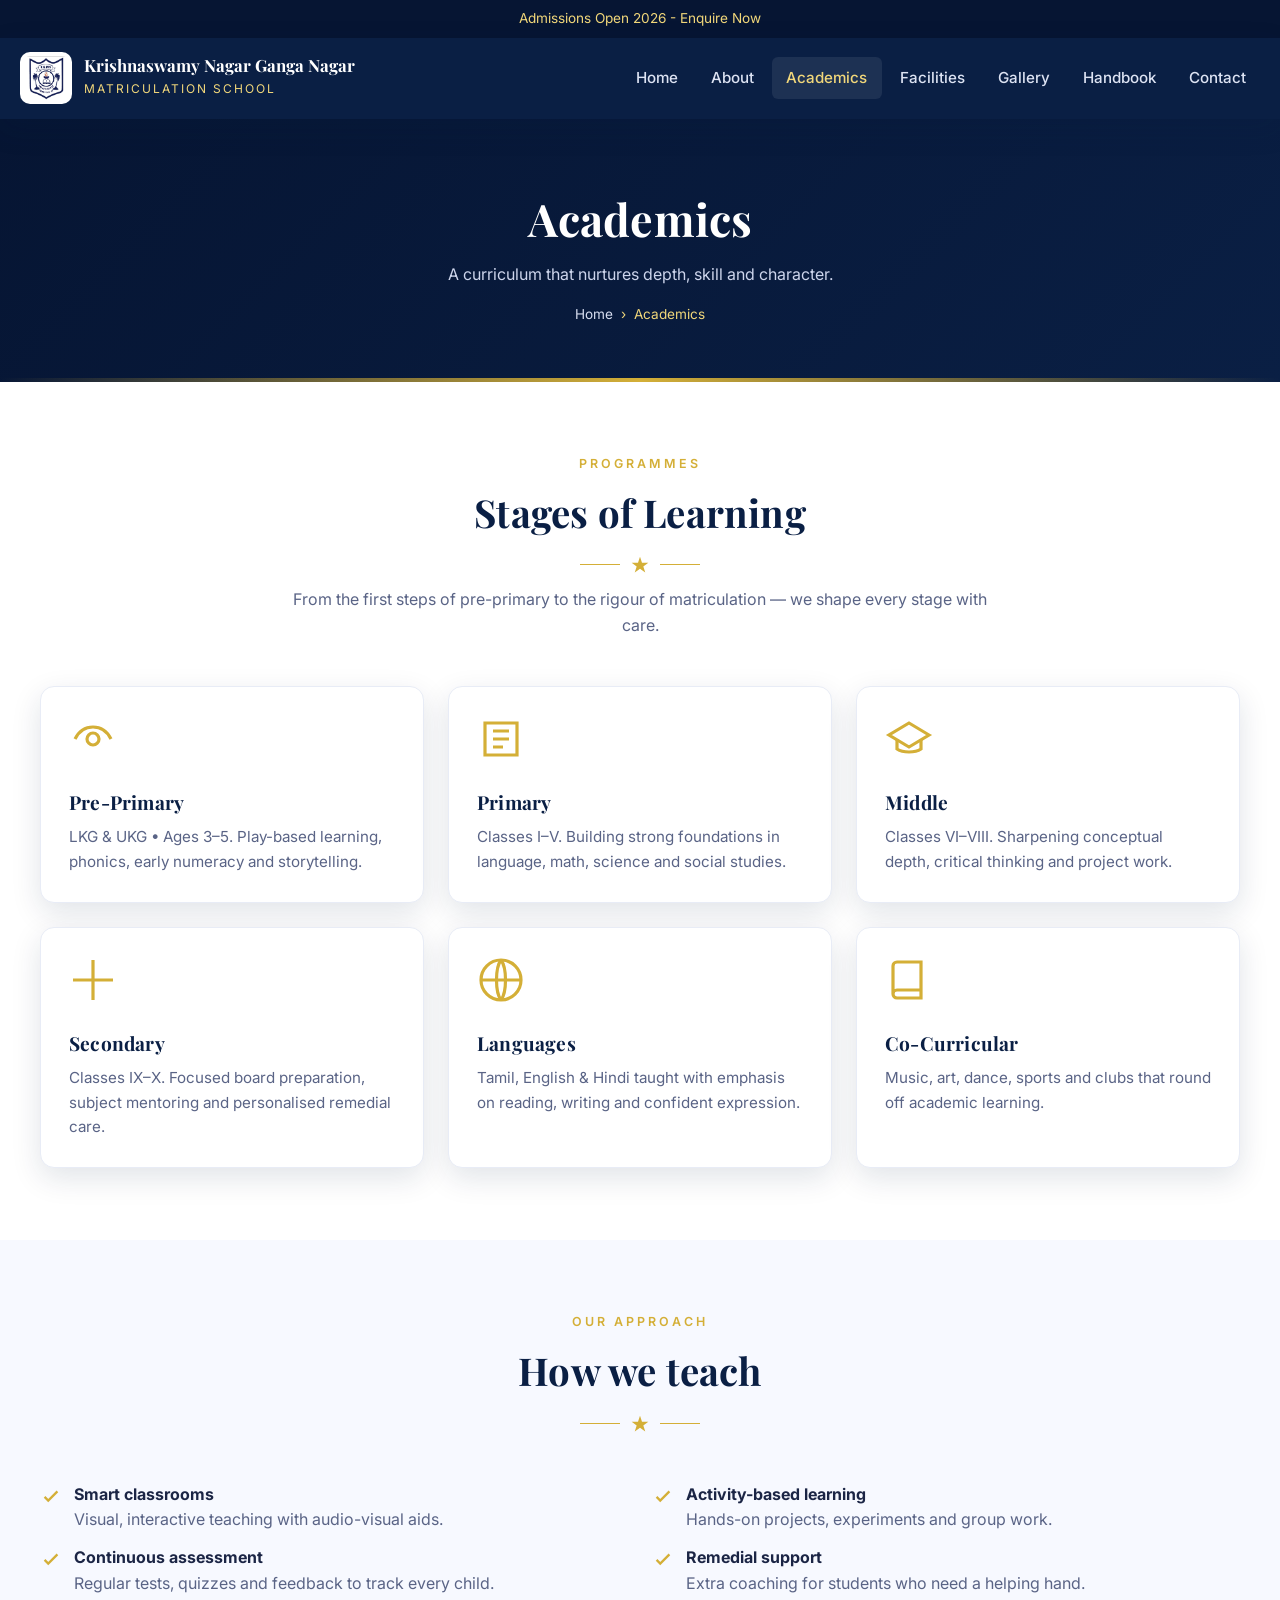
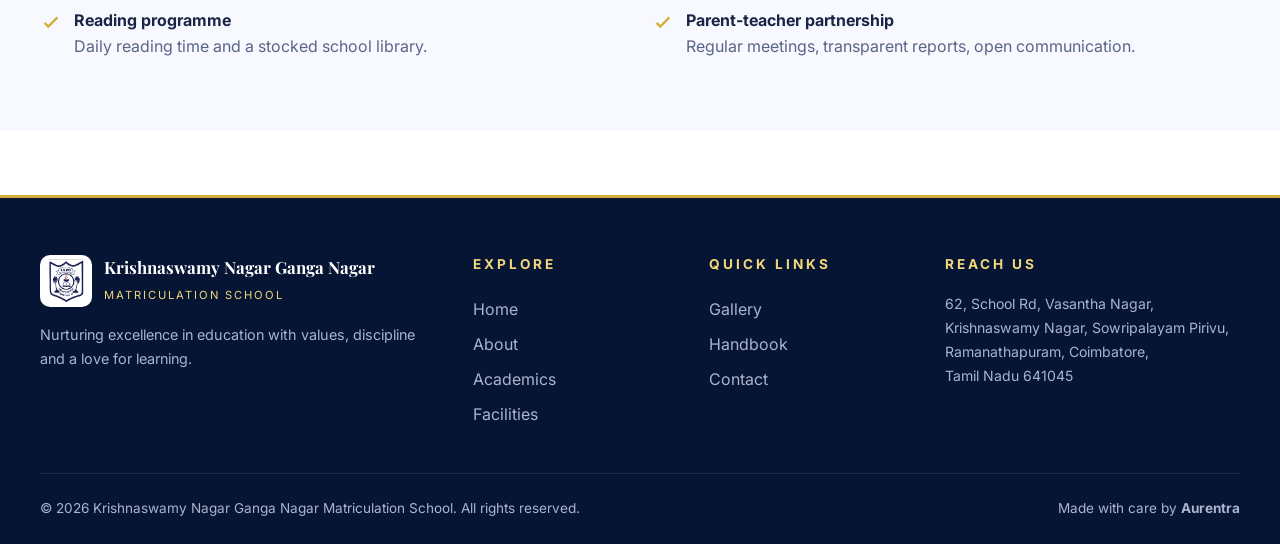
<file: academics.html>
﻿<!DOCTYPE html>
<html lang="en">

<head>
  <meta charset="UTF-8" />
  <meta name="viewport" content="width=device-width,initial-scale=1" />
  <title>Academics | Krishnaswamy Nagar Ganga Nagar Matriculation School</title>
  <meta name="description" content="Curriculum, classes and learning programmes." />
  <link rel="preconnect" href="https://fonts.googleapis.com">
  <link rel="preconnect" href="https://fonts.gstatic.com" crossorigin>
  <link
    href="https://fonts.googleapis.com/css2?family=Inter:wght@400;500;600;700&family=Playfair+Display:wght@600;700;800&display=swap"
    rel="stylesheet">
  <link rel="stylesheet" href="styles.css" />
  <link rel="icon" type="image/jpeg" href="KGMS/kgms-logo.jpeg">
</head>

<body>
  <div id="page-loader">
  <div class="loader"></div>
</div>
  <div class="scroll-progress"></div>
  <div class="topbar"><a href="contact.html">Admissions Open 2026 - Enquire Now</a>
  </div>
  <header class="nav">
    <div class="nav-inner">
      <a class="brand" href="index.html">
        <img src="KGMS/kgms-logo.jpeg" alt="KGMS Logo" class="footer-logo">
        <span class="brand-text"><strong>Krishnaswamy Nagar Ganga Nagar</strong><span>Matriculation School</span></span>
      </a>
      <button class="menu-toggle" aria-label="Open menu">
        <svg width="24" height="24" viewBox="0 0 24 24" fill="none" stroke="currentColor" stroke-width="2.5"
          stroke-linecap="round" stroke-linejoin="round">
          <line x1="3" y1="6" x2="21" y2="6" class="line-1"></line>
          <line x1="3" y1="12" x2="21" y2="12" class="line-2"></line>
          <line x1="3" y1="18" x2="21" y2="18" class="line-3"></line>
        </svg>
      </button>
      <nav class="menu" id="m">
        <a href="index.html">Home</a>
        <a href="about.html">About</a>
        <a href="academics.html" class="active">Academics</a>
        <a href="facilities.html">Facilities</a>
        <a href="gallery.html">Gallery</a>
        <a href="handbook.html">Handbook</a>
        <a href="contact.html">Contact</a>
      </nav>
    </div>
  </header>
  <section class="page-head">
    <h1>Academics</h1>
    <p>A curriculum that nurtures depth, skill and character.</p>
    <div class="crumbs"><a href="index.html">Home</a> &nbsp;›&nbsp; Academics</div>
  </section>
  <section>
    <div class="container">
      <div class="section-head">
        <div class="kicker"
          style="color:var(--gold);font-size:.78rem;letter-spacing:3px;text-transform:uppercase;font-weight:600">
          Programmes</div>
        <h2>Stages of Learning</h2>
        <div class="divider"><span class="line"></span><svg width="20" height="20" viewBox="0 0 24 24" fill="#d4af37">
            <path d="M12 2l2.4 7.4H22l-6 4.4 2.3 7.2L12 16.6 5.7 21l2.3-7.2-6-4.4h7.6z" />
          </svg><span class="line"></span></div>
        <p>From the first steps of pre-primary to the rigour of matriculation — we shape every stage with care.</p>
      </div>
      <div class="grid grid-3">
        <div class="card"><svg class="icon" width="48" height="48" viewBox="0 0 24 24" fill="none" stroke="currentColor"
            stroke-width="1.6">
            <path d="M3 12c4-8 14-8 18 0" />
            <circle cx="12" cy="12" r="3" />
          </svg>
          <h3>Pre-Primary</h3>
          <p>LKG &amp; UKG • Ages 3–5. Play-based learning, phonics, early numeracy and storytelling.</p>
        </div>
        <div class="card"><svg class="icon" width="48" height="48" viewBox="0 0 24 24" fill="none" stroke="currentColor"
            stroke-width="1.6">
            <path d="M4 4h16v16H4z" />
            <path d="M8 8h8M8 12h8M8 16h5" />
          </svg>
          <h3>Primary</h3>
          <p>Classes I–V. Building strong foundations in language, math, science and social studies.</p>
        </div>
        <div class="card"><svg class="icon" width="48" height="48" viewBox="0 0 24 24" fill="none" stroke="currentColor"
            stroke-width="1.6">
            <path d="M22 10L12 4 2 10l10 6 10-6z" />
            <path d="M6 12v5c3 2 9 2 12 0v-5" />
          </svg>
          <h3>Middle</h3>
          <p>Classes VI–VIII. Sharpening conceptual depth, critical thinking and project work.</p>
        </div>
        <div class="card"><svg class="icon" width="48" height="48" viewBox="0 0 24 24" fill="none" stroke="currentColor"
            stroke-width="1.6">
            <path d="M12 2v20M2 12h20" />
          </svg>
          <h3>Secondary</h3>
          <p>Classes IX–X. Focused board preparation, subject mentoring and personalised remedial care.</p>
        </div>
        <div class="card"><svg class="icon" width="48" height="48" viewBox="0 0 24 24" fill="none" stroke="currentColor"
            stroke-width="1.6">
            <circle cx="12" cy="12" r="10" />
            <path d="M2 12h20M12 2c3 4 3 16 0 20M12 2c-3 4-3 16 0 20" />
          </svg>
          <h3>Languages</h3>
          <p>Tamil, English &amp; Hindi taught with emphasis on reading, writing and confident expression.</p>
        </div>
        <div class="card"><svg class="icon" width="48" height="48" viewBox="0 0 24 24" fill="none" stroke="currentColor"
            stroke-width="1.6">
            <path d="M4 19V5a2 2 0 012-2h12v18H6a2 2 0 010-4h12" />
          </svg>
          <h3>Co-Curricular</h3>
          <p>Music, art, dance, sports and clubs that round off academic learning.</p>
        </div>
      </div>
    </div>
  </section>

  <section style="background:#f7f9ff">
    <div class="container">
      <div class="section-head">
        <div class="kicker"
          style="color:var(--gold);font-size:.78rem;letter-spacing:3px;text-transform:uppercase;font-weight:600">Our
          Approach</div>
        <h2>How we teach</h2>
        <div class="divider"><span class="line"></span><svg width="20" height="20" viewBox="0 0 24 24" fill="#d4af37">
            <path d="M12 2l2.4 7.4H22l-6 4.4 2.3 7.2L12 16.6 5.7 21l2.3-7.2-6-4.4h7.6z" />
          </svg><span class="line"></span></div>
      </div>
      <div class="grid grid-2">
        <ul class="checklist">
          <li><svg width="22" height="22" viewBox="0 0 24 24" fill="none" stroke="currentColor" stroke-width="2.5">
              <path d="M5 13l4 4L19 7" />
            </svg>
            <div><strong>Smart classrooms</strong><br /><span style="color:var(--muted)">Visual, interactive teaching
                with audio-visual aids.</span></div>
          </li>
          <li><svg width="22" height="22" viewBox="0 0 24 24" fill="none" stroke="currentColor" stroke-width="2.5">
              <path d="M5 13l4 4L19 7" />
            </svg>
            <div><strong>Continuous assessment</strong><br /><span style="color:var(--muted)">Regular tests, quizzes and
                feedback to track every child.</span></div>
          </li>
          <li><svg width="22" height="22" viewBox="0 0 24 24" fill="none" stroke="currentColor" stroke-width="2.5">
              <path d="M5 13l4 4L19 7" />
            </svg>
            <div><strong>Reading programme</strong><br /><span style="color:var(--muted)">Daily reading time and a
                stocked school library.</span></div>
          </li>
        </ul>
        <ul class="checklist">
          <li><svg width="22" height="22" viewBox="0 0 24 24" fill="none" stroke="currentColor" stroke-width="2.5">
              <path d="M5 13l4 4L19 7" />
            </svg>
            <div><strong>Activity-based learning</strong><br /><span style="color:var(--muted)">Hands-on projects,
                experiments and group work.</span></div>
          </li>
          <li><svg width="22" height="22" viewBox="0 0 24 24" fill="none" stroke="currentColor" stroke-width="2.5">
              <path d="M5 13l4 4L19 7" />
            </svg>
            <div><strong>Remedial support</strong><br /><span style="color:var(--muted)">Extra coaching for students who
                need a helping hand.</span></div>
          </li>
          <li><svg width="22" height="22" viewBox="0 0 24 24" fill="none" stroke="currentColor" stroke-width="2.5">
              <path d="M5 13l4 4L19 7" />
            </svg>
            <div><strong>Parent-teacher partnership</strong><br /><span style="color:var(--muted)">Regular meetings,
                transparent reports, open communication.</span></div>
          </li>
        </ul>
      </div>
    </div>
  </section>
  <footer>
    <div class="foot-grid">
      <div>
        <div class="foot-brand">
          <img src="KGMS/kgms-logo.jpeg" alt="KGMS Logo" class="footer-logo">
          <div><strong>Krishnaswamy Nagar Ganga Nagar</strong><span>Matriculation School</span></div>
        </div>
        <p style="font-size:.9rem;line-height:1.7">Nurturing excellence in education with values, discipline and a love
          for learning.</p>
      </div>
      <div>
        <h4>Explore</h4>
        <ul>
          <li><a href="index.html">Home</a></li>
          <li><a href="about.html">About</a></li>
          <li><a href="academics.html">Academics</a></li>
          <li><a href="facilities.html">Facilities</a></li>
        </ul>
      </div>
      <div>
        <h4>Quick Links</h4>
        <ul>
          <li><a href="gallery.html">Gallery</a></li>
          <li><a href="handbook.html">Handbook</a></li>
          <li><a href="contact.html">Contact</a></li>
        </ul>
      </div>
      <div>
        <h4>Reach Us</h4>
        <p style="font-size:.88rem;line-height:1.7">62, School Rd, Vasantha Nagar,<br />Krishnaswamy Nagar, Sowripalayam
          Pirivu,<br />Ramanathapuram, Coimbatore,<br />Tamil Nadu 641045</p>
      </div>
    </div>
    <div class="copy"><span>© <span id="y"></span> Krishnaswamy Nagar Ganga Nagar Matriculation School. All rights
        reserved.</span>
      <span>Made with care by <a href="https://aurentratechnologies.vercel.app/"><strong>Aurentra</strong></a></span>
    </div>

  </footer>
  <button id="backToTop" class="back-to-top" aria-label="Back to top">
    <svg class="progress-ring" width="60" height="60">
      <circle class="progress-ring__circle" stroke="var(--gold)" stroke-width="2.5" fill="transparent" r="28" cx="30"
        cy="30" />
    </svg>
    <span class="arrow">
      <svg width="20" height="20" viewBox="0 0 24 24" fill="none" stroke="currentColor" stroke-width="3.5"
        stroke-linecap="round" stroke-linejoin="round">
        <path d="M18 15l-6-6-6 6" />
      </svg>
    </span>
  </button>
  <script src="script.js"></script>
</body>

</html>
</file>
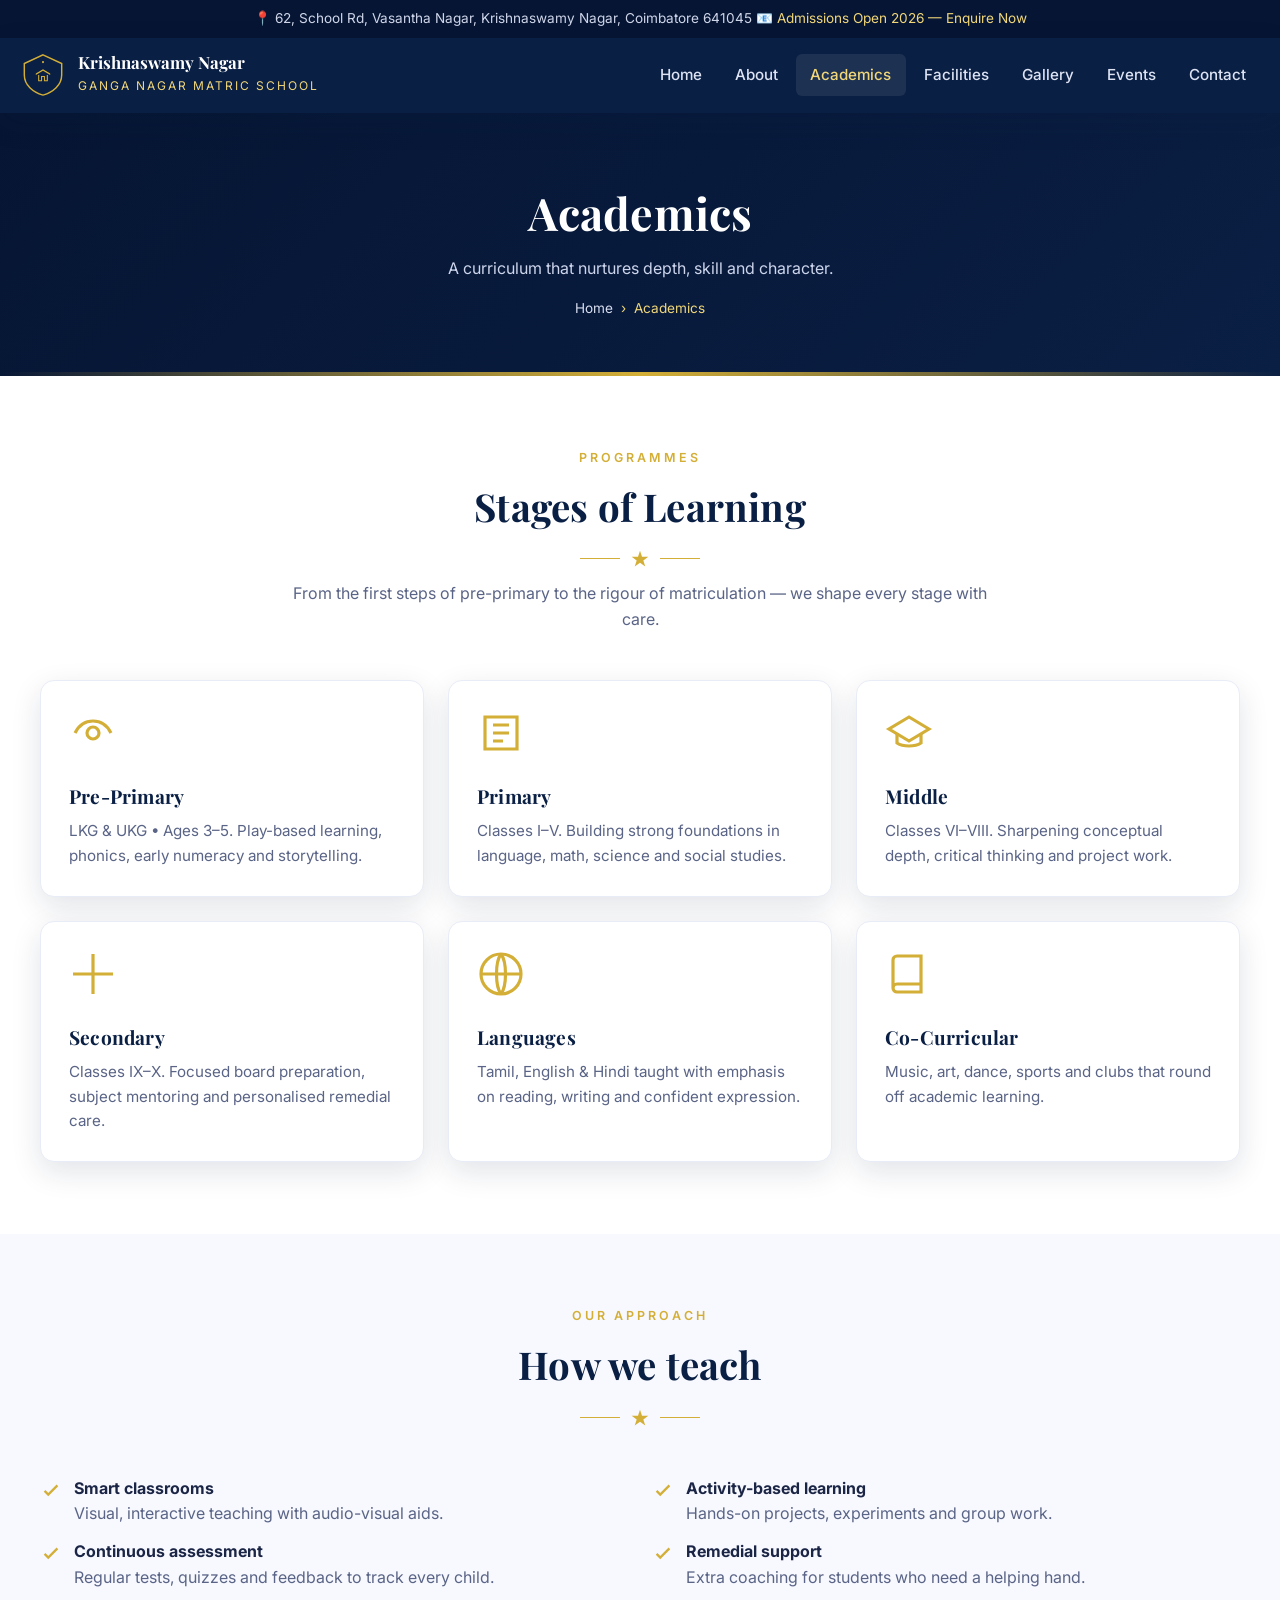
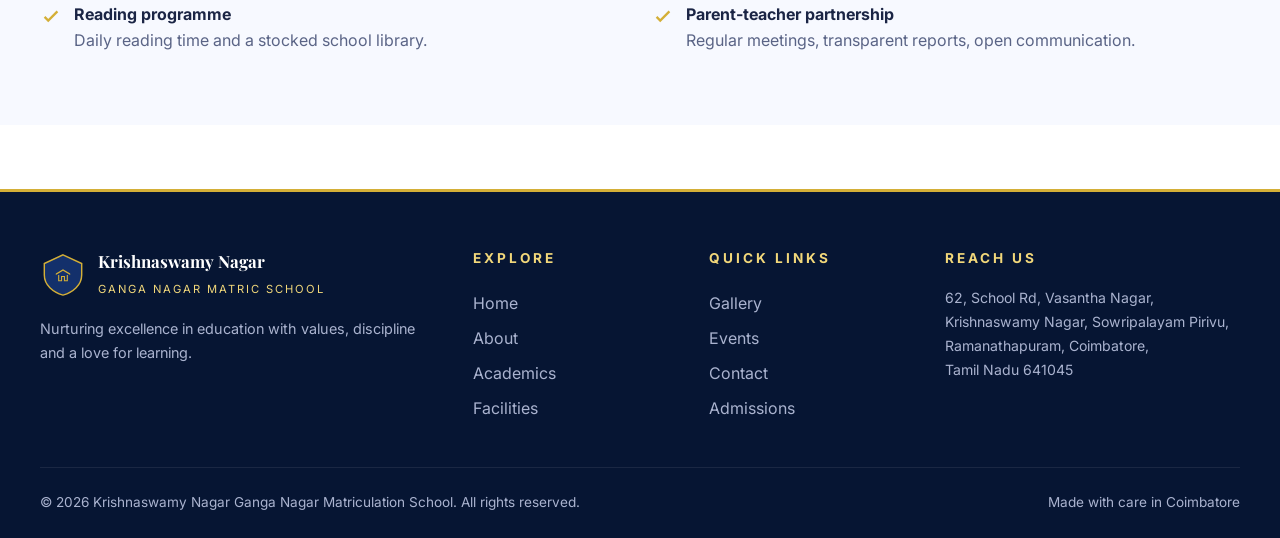
<file: academmics.html>
<!DOCTYPE html>
<html lang="en">
<head>
<meta charset="UTF-8" />
<meta name="viewport" content="width=device-width,initial-scale=1" />
<title>Academics | Krishnaswamy Nagar Ganga Nagar Matriculation School</title>
<meta name="description" content="Curriculum, classes and learning programmes." />
<link rel="preconnect" href="https://fonts.googleapis.com">
<link rel="preconnect" href="https://fonts.gstatic.com" crossorigin>
<link href="https://fonts.googleapis.com/css2?family=Inter:wght@400;500;600;700&family=Playfair+Display:wght@600;700;800&display=swap" rel="stylesheet">
<link rel="stylesheet" href="styles.css" />
</head>
<body>
<div class="topbar">
  <span>📍 62, School Rd, Vasantha Nagar, Krishnaswamy Nagar, Coimbatore 641045</span>
  <span><a href="contact.html">📧 Admissions Open 2026 — Enquire Now</a></span>
</div>
<header class="nav">
  <div class="nav-inner">
    <a class="brand" href="index.html">
      <svg class="brand-mark" viewBox="0 0 64 64" fill="none"><path d="M32 4 L58 16 V32 C58 46 46 56 32 60 C18 56 6 46 6 32 V16 Z" fill="#0a1f44" stroke="#d4af37" stroke-width="2"/><path d="M22 30 L32 24 L42 30 V32 L32 26 L22 32 Z" fill="#d4af37"/><path d="M26 32 V40 H30 V34 H34 V40 H38 V32" stroke="#d4af37" stroke-width="1.5" fill="none"/><circle cx="32" cy="14" r="1.5" fill="#d4af37"/></svg>
      <span class="brand-text"><strong>Krishnaswamy Nagar</strong><span>Ganga Nagar Matric School</span></span>
    </a>
    <button class="menu-toggle" onclick="toggleMenu()">☰</button>
    <nav class="menu" id="m">
      <a href="index.html">Home</a>
      <a href="about.html">About</a>
      <a href="academics.html" class="active">Academics</a>
      <a href="facilities.html">Facilities</a>
      <a href="gallery.html">Gallery</a>
      <a href="events.html">Events</a>
      <a href="contact.html">Contact</a>
    </nav>
  </div>
</header><section class="page-head">
  <h1>Academics</h1>
  <p>A curriculum that nurtures depth, skill and character.</p>
  <div class="crumbs"><a href="index.html">Home</a> &nbsp;›&nbsp; Academics</div>
</section>
<section><div class="container">
  <div class="section-head"><div class="kicker" style="color:var(--gold);font-size:.78rem;letter-spacing:3px;text-transform:uppercase;font-weight:600">Programmes</div><h2>Stages of Learning</h2><div class="divider"><span class="line"></span><svg width="20" height="20" viewBox="0 0 24 24" fill="#d4af37"><path d="M12 2l2.4 7.4H22l-6 4.4 2.3 7.2L12 16.6 5.7 21l2.3-7.2-6-4.4h7.6z"/></svg><span class="line"></span></div><p>From the first steps of pre-primary to the rigour of matriculation — we shape every stage with care.</p></div>
  <div class="grid grid-3">
    <div class="card"><svg class="icon" width="48" height="48" viewBox="0 0 24 24" fill="none" stroke="currentColor" stroke-width="1.6"><path d="M3 12c4-8 14-8 18 0"/><circle cx="12" cy="12" r="3"/></svg><h3>Pre-Primary</h3><p>LKG &amp; UKG • Ages 3–5. Play-based learning, phonics, early numeracy and storytelling.</p></div>
    <div class="card"><svg class="icon" width="48" height="48" viewBox="0 0 24 24" fill="none" stroke="currentColor" stroke-width="1.6"><path d="M4 4h16v16H4z"/><path d="M8 8h8M8 12h8M8 16h5"/></svg><h3>Primary</h3><p>Classes I–V. Building strong foundations in language, math, science and social studies.</p></div>
    <div class="card"><svg class="icon" width="48" height="48" viewBox="0 0 24 24" fill="none" stroke="currentColor" stroke-width="1.6"><path d="M22 10L12 4 2 10l10 6 10-6z"/><path d="M6 12v5c3 2 9 2 12 0v-5"/></svg><h3>Middle</h3><p>Classes VI–VIII. Sharpening conceptual depth, critical thinking and project work.</p></div>
    <div class="card"><svg class="icon" width="48" height="48" viewBox="0 0 24 24" fill="none" stroke="currentColor" stroke-width="1.6"><path d="M12 2v20M2 12h20"/></svg><h3>Secondary</h3><p>Classes IX–X. Focused board preparation, subject mentoring and personalised remedial care.</p></div>
    <div class="card"><svg class="icon" width="48" height="48" viewBox="0 0 24 24" fill="none" stroke="currentColor" stroke-width="1.6"><circle cx="12" cy="12" r="10"/><path d="M2 12h20M12 2c3 4 3 16 0 20M12 2c-3 4-3 16 0 20"/></svg><h3>Languages</h3><p>Tamil, English &amp; Hindi taught with emphasis on reading, writing and confident expression.</p></div>
    <div class="card"><svg class="icon" width="48" height="48" viewBox="0 0 24 24" fill="none" stroke="currentColor" stroke-width="1.6"><path d="M4 19V5a2 2 0 012-2h12v18H6a2 2 0 010-4h12"/></svg><h3>Co-Curricular</h3><p>Music, art, dance, sports and clubs that round off academic learning.</p></div>
  </div>
</div></section>

<section style="background:#f7f9ff"><div class="container">
  <div class="section-head"><div class="kicker" style="color:var(--gold);font-size:.78rem;letter-spacing:3px;text-transform:uppercase;font-weight:600">Our Approach</div><h2>How we teach</h2><div class="divider"><span class="line"></span><svg width="20" height="20" viewBox="0 0 24 24" fill="#d4af37"><path d="M12 2l2.4 7.4H22l-6 4.4 2.3 7.2L12 16.6 5.7 21l2.3-7.2-6-4.4h7.6z"/></svg><span class="line"></span></div></div>
  <div class="grid grid-2">
    <ul class="checklist">
      <li><svg width="22" height="22" viewBox="0 0 24 24" fill="none" stroke="currentColor" stroke-width="2.5"><path d="M5 13l4 4L19 7"/></svg><div><strong>Smart classrooms</strong><br/><span style="color:var(--muted)">Visual, interactive teaching with audio-visual aids.</span></div></li>
      <li><svg width="22" height="22" viewBox="0 0 24 24" fill="none" stroke="currentColor" stroke-width="2.5"><path d="M5 13l4 4L19 7"/></svg><div><strong>Continuous assessment</strong><br/><span style="color:var(--muted)">Regular tests, quizzes and feedback to track every child.</span></div></li>
      <li><svg width="22" height="22" viewBox="0 0 24 24" fill="none" stroke="currentColor" stroke-width="2.5"><path d="M5 13l4 4L19 7"/></svg><div><strong>Reading programme</strong><br/><span style="color:var(--muted)">Daily reading time and a stocked school library.</span></div></li>
    </ul>
    <ul class="checklist">
      <li><svg width="22" height="22" viewBox="0 0 24 24" fill="none" stroke="currentColor" stroke-width="2.5"><path d="M5 13l4 4L19 7"/></svg><div><strong>Activity-based learning</strong><br/><span style="color:var(--muted)">Hands-on projects, experiments and group work.</span></div></li>
      <li><svg width="22" height="22" viewBox="0 0 24 24" fill="none" stroke="currentColor" stroke-width="2.5"><path d="M5 13l4 4L19 7"/></svg><div><strong>Remedial support</strong><br/><span style="color:var(--muted)">Extra coaching for students who need a helping hand.</span></div></li>
      <li><svg width="22" height="22" viewBox="0 0 24 24" fill="none" stroke="currentColor" stroke-width="2.5"><path d="M5 13l4 4L19 7"/></svg><div><strong>Parent-teacher partnership</strong><br/><span style="color:var(--muted)">Regular meetings, transparent reports, open communication.</span></div></li>
    </ul>
  </div>
</div></section>
<footer>
  <div class="foot-grid">
    <div>
      <div class="foot-brand">
        <svg width="46" height="46" viewBox="0 0 64 64" fill="none"><path d="M32 4 L58 16 V32 C58 46 46 56 32 60 C18 56 6 46 6 32 V16 Z" fill="#13306b" stroke="#d4af37" stroke-width="2"/><path d="M22 30 L32 24 L42 30 V32 L32 26 L22 32 Z" fill="#d4af37"/><path d="M26 32 V40 H30 V34 H34 V40 H38 V32" stroke="#d4af37" stroke-width="1.5" fill="none"/></svg>
        <div><strong>Krishnaswamy Nagar</strong><span>Ganga Nagar Matric School</span></div>
      </div>
      <p style="font-size:.9rem;line-height:1.7">Nurturing excellence in education with values, discipline and a love for learning.</p>
    </div>
    <div><h4>Explore</h4><ul><li><a href="index.html">Home</a></li><li><a href="about.html">About</a></li><li><a href="academics.html">Academics</a></li><li><a href="facilities.html">Facilities</a></li></ul></div>
    <div><h4>Quick Links</h4><ul><li><a href="gallery.html">Gallery</a></li><li><a href="events.html">Events</a></li><li><a href="contact.html">Contact</a></li><li><a href="contact.html">Admissions</a></li></ul></div>
    <div><h4>Reach Us</h4><p style="font-size:.88rem;line-height:1.7">62, School Rd, Vasantha Nagar,<br/>Krishnaswamy Nagar, Sowripalayam Pirivu,<br/>Ramanathapuram, Coimbatore,<br/>Tamil Nadu 641045</p></div>
  </div>
  <div class="copy"><span>© <span id="y"></span> Krishnaswamy Nagar Ganga Nagar Matriculation School. All rights reserved.</span><span>Made with care in Coimbatore</span></div>
  
</footer>
<script src="script.js"></script>
</body></html>
</file>
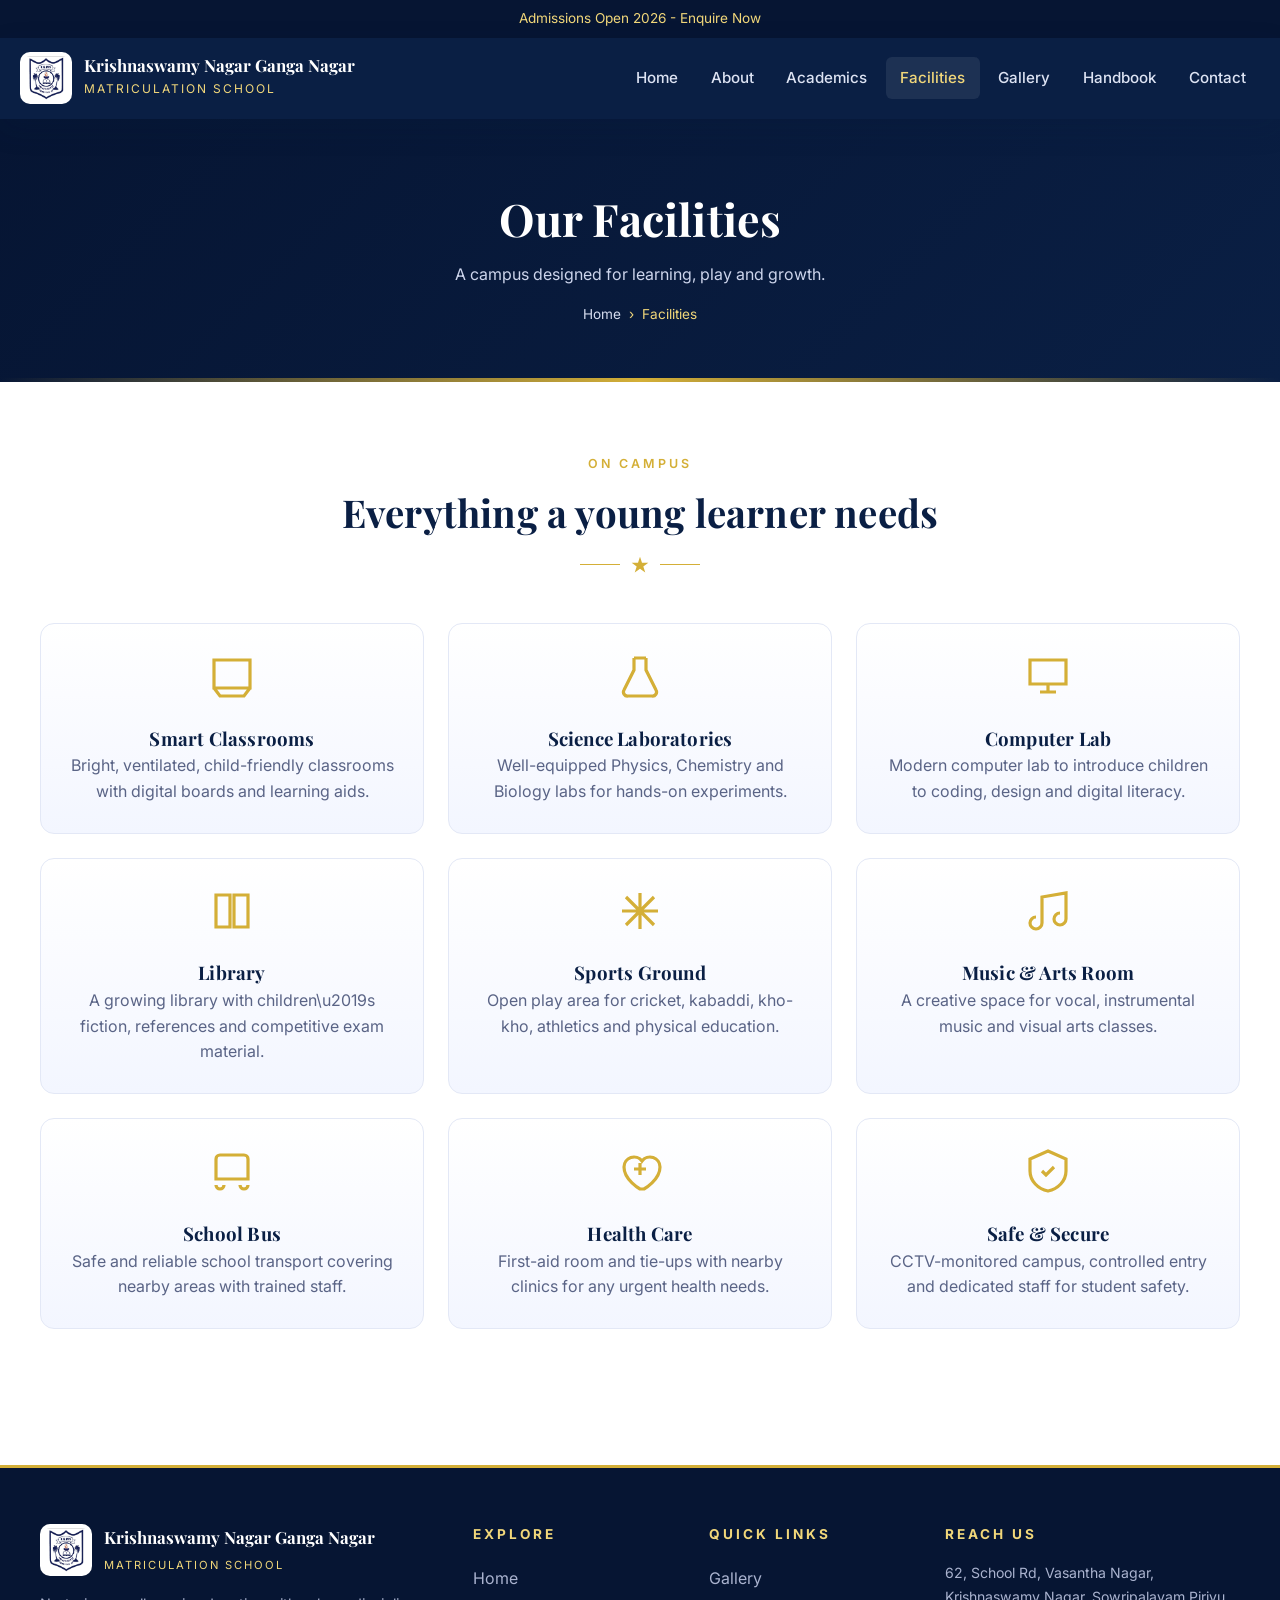
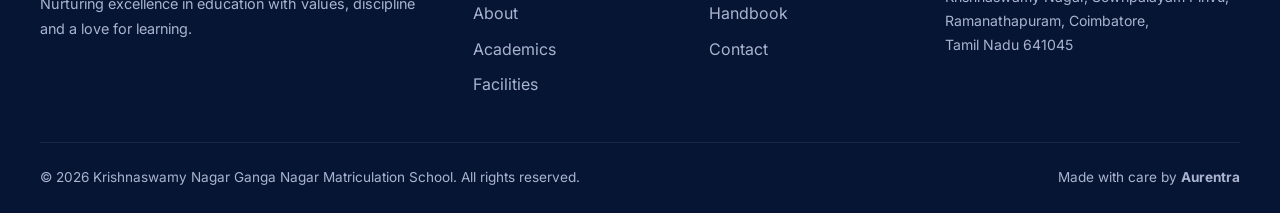
<file: facilities.html>
﻿<!DOCTYPE html>
<html lang="en">

<head>
  <meta charset="UTF-8" />
  <meta name="viewport" content="width=device-width,initial-scale=1" />
  <title>Facilities | Krishnaswamy Nagar Ganga Nagar Matriculation School</title>
  <meta name="description" content="Campus, labs, library, sports and more." />
  <link rel="preconnect" href="https://fonts.googleapis.com">
  <link rel="preconnect" href="https://fonts.gstatic.com" crossorigin>
  <link
    href="https://fonts.googleapis.com/css2?family=Inter:wght@400;500;600;700&family=Playfair+Display:wght@600;700;800&display=swap"
    rel="stylesheet">
  <link rel="stylesheet" href="styles.css" />
  <link rel="icon" type="image/jpeg" href="KGMS/kgms-logo.jpeg">
</head>

<body>
  <div id="page-loader">
  <div class="loader"></div>
</div>
  <div class="scroll-progress"></div>
  <div class="topbar">

    <a href="contact.html">Admissions Open 2026 - Enquire Now</a>
  </div>
  <header class="nav">
    <div class="nav-inner">
      <a class="brand" href="index.html">
        <img src="KGMS/kgms-logo.jpeg" alt="KGMS Logo" class="footer-logo">
        <span class="brand-text"><strong>Krishnaswamy Nagar Ganga Nagar</strong><span>Matriculation School</span></span>
      </a>
      <button class="menu-toggle" aria-label="Open menu">
        <svg width="24" height="24" viewBox="0 0 24 24" fill="none" stroke="currentColor" stroke-width="2.5"
          stroke-linecap="round" stroke-linejoin="round">
          <line x1="3" y1="6" x2="21" y2="6" class="line-1"></line>
          <line x1="3" y1="12" x2="21" y2="12" class="line-2"></line>
          <line x1="3" y1="18" x2="21" y2="18" class="line-3"></line>
        </svg>
      </button>
      <nav class="menu" id="m">
        <a href="index.html">Home</a>
        <a href="about.html">About</a>
        <a href="academics.html">Academics</a>
        <a href="facilities.html" class="active">Facilities</a>
        <a href="gallery.html">Gallery</a>
        <a href="handbook.html">Handbook</a>
        <a href="contact.html">Contact</a>
      </nav>
    </div>
  </header>
  <section class="page-head">
    <h1>Our Facilities</h1>
    <p>A campus designed for learning, play and growth.</p>
    <div class="crumbs"><a href="index.html">Home</a> &nbsp;›&nbsp; Facilities</div>
  </section>
  <section>
    <div class="container">
      <div class="section-head">
        <div class="kicker"
          style="color:var(--gold);font-size:.78rem;letter-spacing:3px;text-transform:uppercase;font-weight:600">On
          Campus</div>
        <h2>Everything a young learner needs</h2>
        <div class="divider"><span class="line"></span><svg width="20" height="20" viewBox="0 0 24 24" fill="#d4af37">
            <path d="M12 2l2.4 7.4H22l-6 4.4 2.3 7.2L12 16.6 5.7 21l2.3-7.2-6-4.4h7.6z" />
          </svg><span class="line"></span></div>
      </div>
      <div class="grid grid-3">
        <div class="feature"><svg class="icon" width="48" height="48" viewBox="0 0 24 24" fill="none" stroke="#d4af37"
            stroke-width="1.6">
            <path d="M3 4h18v14H3z M3 18l3 4h12l3-4" />
          </svg>
          <h3>Smart Classrooms</h3>
          <p style="color:var(--muted)">Bright, ventilated, child-friendly classrooms with digital boards and learning
            aids.</p>
        </div>
        <div class="feature"><svg class="icon" width="48" height="48" viewBox="0 0 24 24" fill="none" stroke="#d4af37"
            stroke-width="1.6">
            <path d="M9 3v6L4 19a2 2 0 002 3h12a2 2 0 002-3l-5-10V3 M9 3h6" />
          </svg>
          <h3>Science Laboratories</h3>
          <p style="color:var(--muted)">Well-equipped Physics, Chemistry and Biology labs for hands-on experiments.</p>
        </div>
        <div class="feature"><svg class="icon" width="48" height="48" viewBox="0 0 24 24" fill="none" stroke="#d4af37"
            stroke-width="1.6">
            <path d="M3 4h18v12H3z M8 20h8M12 16v4" />
          </svg>
          <h3>Computer Lab</h3>
          <p style="color:var(--muted)">Modern computer lab to introduce children to coding, design and digital
            literacy.</p>
        </div>
        <div class="feature"><svg class="icon" width="48" height="48" viewBox="0 0 24 24" fill="none" stroke="#d4af37"
            stroke-width="1.6">
            <path d="M4 4h7v16H4z M13 4h7v16h-7z" />
          </svg>
          <h3>Library</h3>
          <p style="color:var(--muted)">A growing library with children\u2019s fiction, references and competitive exam
            material.</p>
        </div>
        <div class="feature"><svg class="icon" width="48" height="48" viewBox="0 0 24 24" fill="none" stroke="#d4af37"
            stroke-width="1.6">
            <path d="M3 12h18 M12 3v18 M5 5l14 14 M19 5L5 19" />
          </svg>
          <h3>Sports Ground</h3>
          <p style="color:var(--muted)">Open play area for cricket, kabaddi, kho-kho, athletics and physical education.
          </p>
        </div>
        <div class="feature"><svg class="icon" width="48" height="48" viewBox="0 0 24 24" fill="none" stroke="#d4af37"
            stroke-width="1.6">
            <path d="M9 18V5l12-2v13 M9 18a3 3 0 11-3-3 M21 16a3 3 0 11-3-3" />
          </svg>
          <h3>Music & Arts Room</h3>
          <p style="color:var(--muted)">A creative space for vocal, instrumental music and visual arts classes.</p>
        </div>
        <div class="feature"><svg class="icon" width="48" height="48" viewBox="0 0 24 24" fill="none" stroke="#d4af37"
            stroke-width="1.6">
            <path d="M4 6a2 2 0 012-2h12a2 2 0 012 2v10H4z M8 19a2 2 0 11-4 0 M20 19a2 2 0 11-4 0" />
          </svg>
          <h3>School Bus</h3>
          <p style="color:var(--muted)">Safe and reliable school transport covering nearby areas with trained staff.</p>
        </div>
        <div class="feature"><svg class="icon" width="48" height="48" viewBox="0 0 24 24" fill="none" stroke="#d4af37"
            stroke-width="1.6">
            <path d="M12 21s-8-4.5-8-11a5 5 0 019-3 5 5 0 019 3c0 6.5-8 11-8 11z M12 8v6 M9 11h6" />
          </svg>
          <h3>Health Care</h3>
          <p style="color:var(--muted)">First-aid room and tie-ups with nearby clinics for any urgent health needs.</p>
        </div>
        <div class="feature"><svg class="icon" width="48" height="48" viewBox="0 0 24 24" fill="none" stroke="#d4af37"
            stroke-width="1.6">
            <path d="M12 2l9 4v6c0 5-4 9-9 10-5-1-9-5-9-10V6z M9 12l2 2 4-4" />
          </svg>
          <h3>Safe & Secure</h3>
          <p style="color:var(--muted)">CCTV-monitored campus, controlled entry and dedicated staff for student safety.
          </p>
        </div>
      </div>
    </div>
  </section>
  <footer>
    <div class="foot-grid">
      <div>
        <div class="foot-brand">
          <img src="KGMS/kgms-logo.jpeg" alt="KGMS Logo" class="footer-logo">
          <div><strong>Krishnaswamy Nagar Ganga Nagar</strong><span>Matriculation School</span></div>
        </div>
        <p style="font-size:.9rem;line-height:1.7">Nurturing excellence in education with values, discipline and a love
          for learning.</p>
      </div>
      <div>
        <h4>Explore</h4>
        <ul>
          <li><a href="index.html">Home</a></li>
          <li><a href="about.html">About</a></li>
          <li><a href="academics.html">Academics</a></li>
          <li><a href="facilities.html">Facilities</a></li>
        </ul>
      </div>
      <div>
        <h4>Quick Links</h4>
        <ul>
          <li><a href="gallery.html">Gallery</a></li>
          <li><a href="handbook.html">Handbook</a></li>
          <li><a href="contact.html">Contact</a></li>
        </ul>
      </div>
      <div>
        <h4>Reach Us</h4>
        <p style="font-size:.88rem;line-height:1.7">62, School Rd, Vasantha Nagar,<br />Krishnaswamy Nagar, Sowripalayam
          Pirivu,<br />Ramanathapuram, Coimbatore,<br />Tamil Nadu 641045</p>
      </div>
    </div>
    <div class="copy"><span>© <span id="y"></span> Krishnaswamy Nagar Ganga Nagar Matriculation School. All rights
        reserved.</span>
      <span>Made with care by <a href="https://aurentratechnologies.vercel.app/"><strong>Aurentra</strong></a></span>
    </div>

  </footer>
  <button id="backToTop" class="back-to-top" aria-label="Back to top">
    <svg class="progress-ring" width="60" height="60">
      <circle class="progress-ring__circle" stroke="var(--gold)" stroke-width="2.5" fill="transparent" r="28" cx="30"
        cy="30" />
    </svg>
    <span class="arrow">
      <svg width="20" height="20" viewBox="0 0 24 24" fill="none" stroke="currentColor" stroke-width="3.5"
        stroke-linecap="round" stroke-linejoin="round">
        <path d="M18 15l-6-6-6 6" />
      </svg>
    </span>
  </button>
  <script src="script.js"></script>
</body>

</html>
</file>
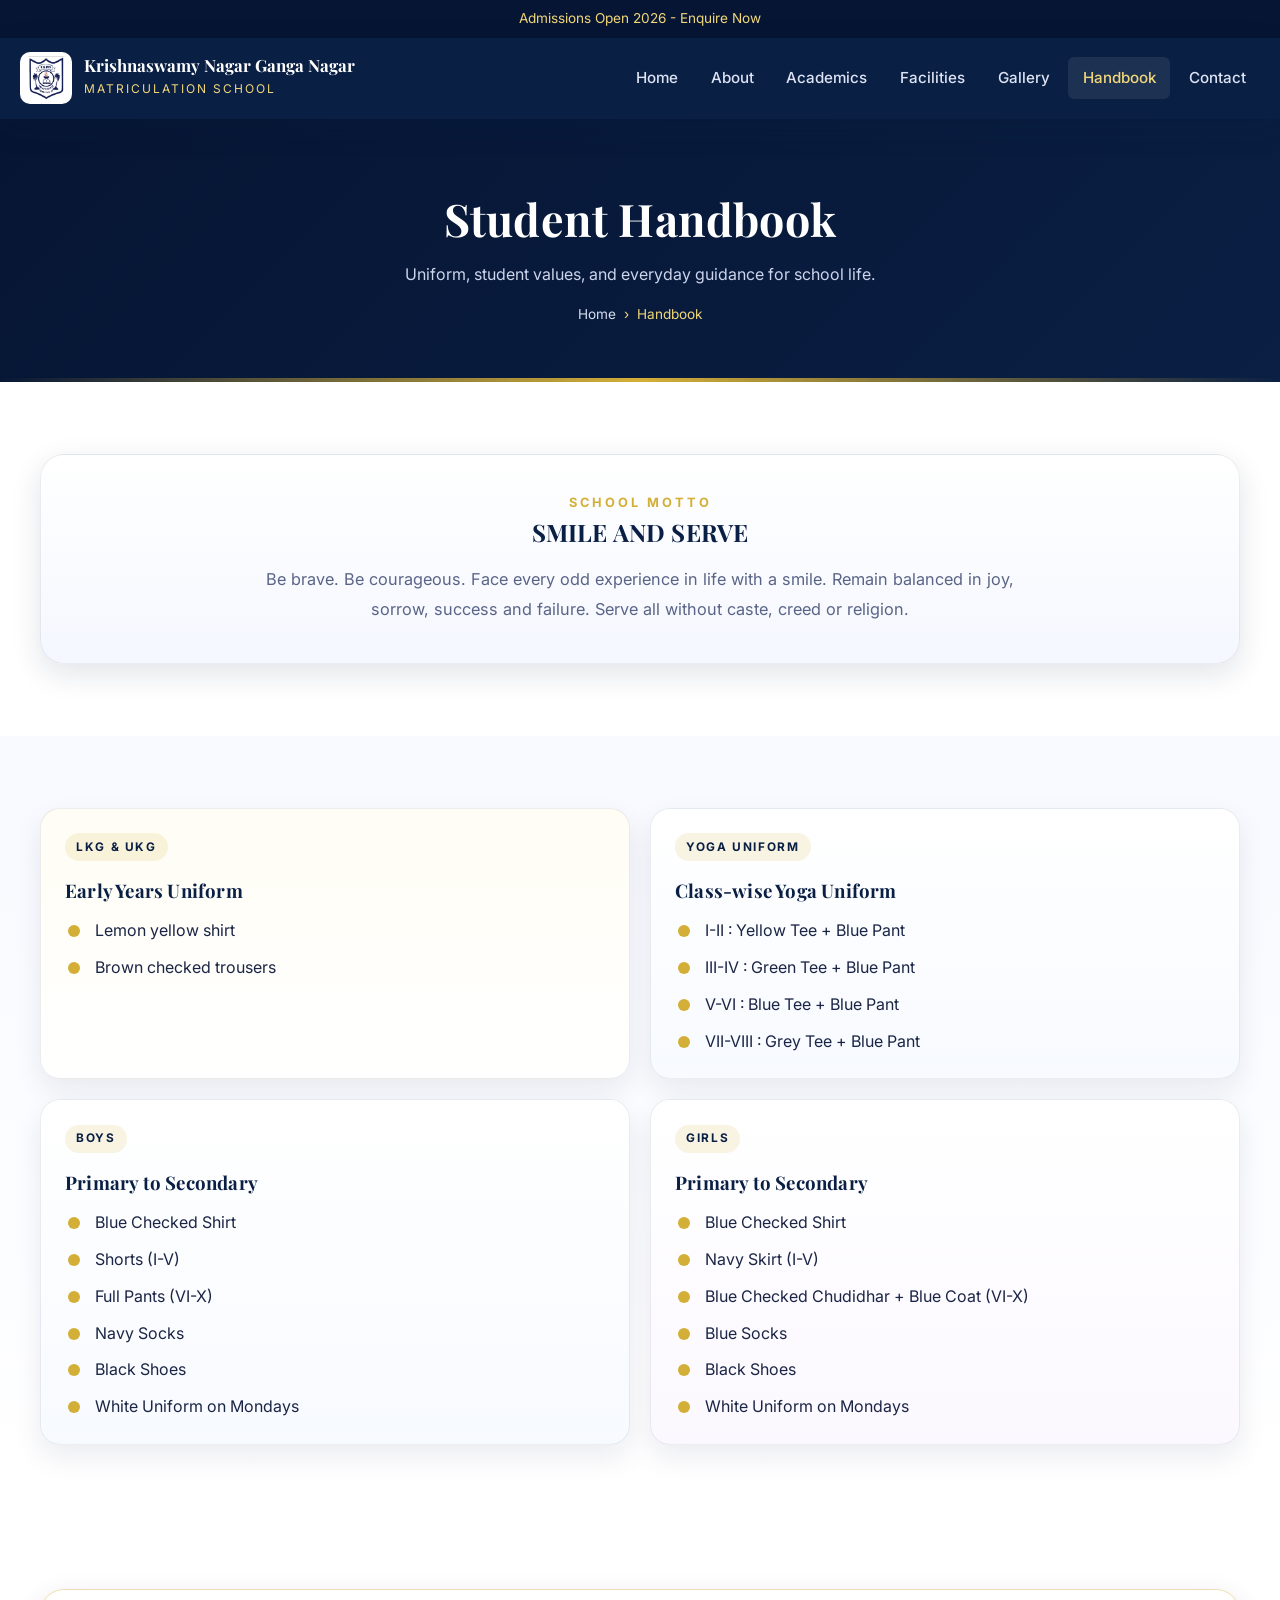
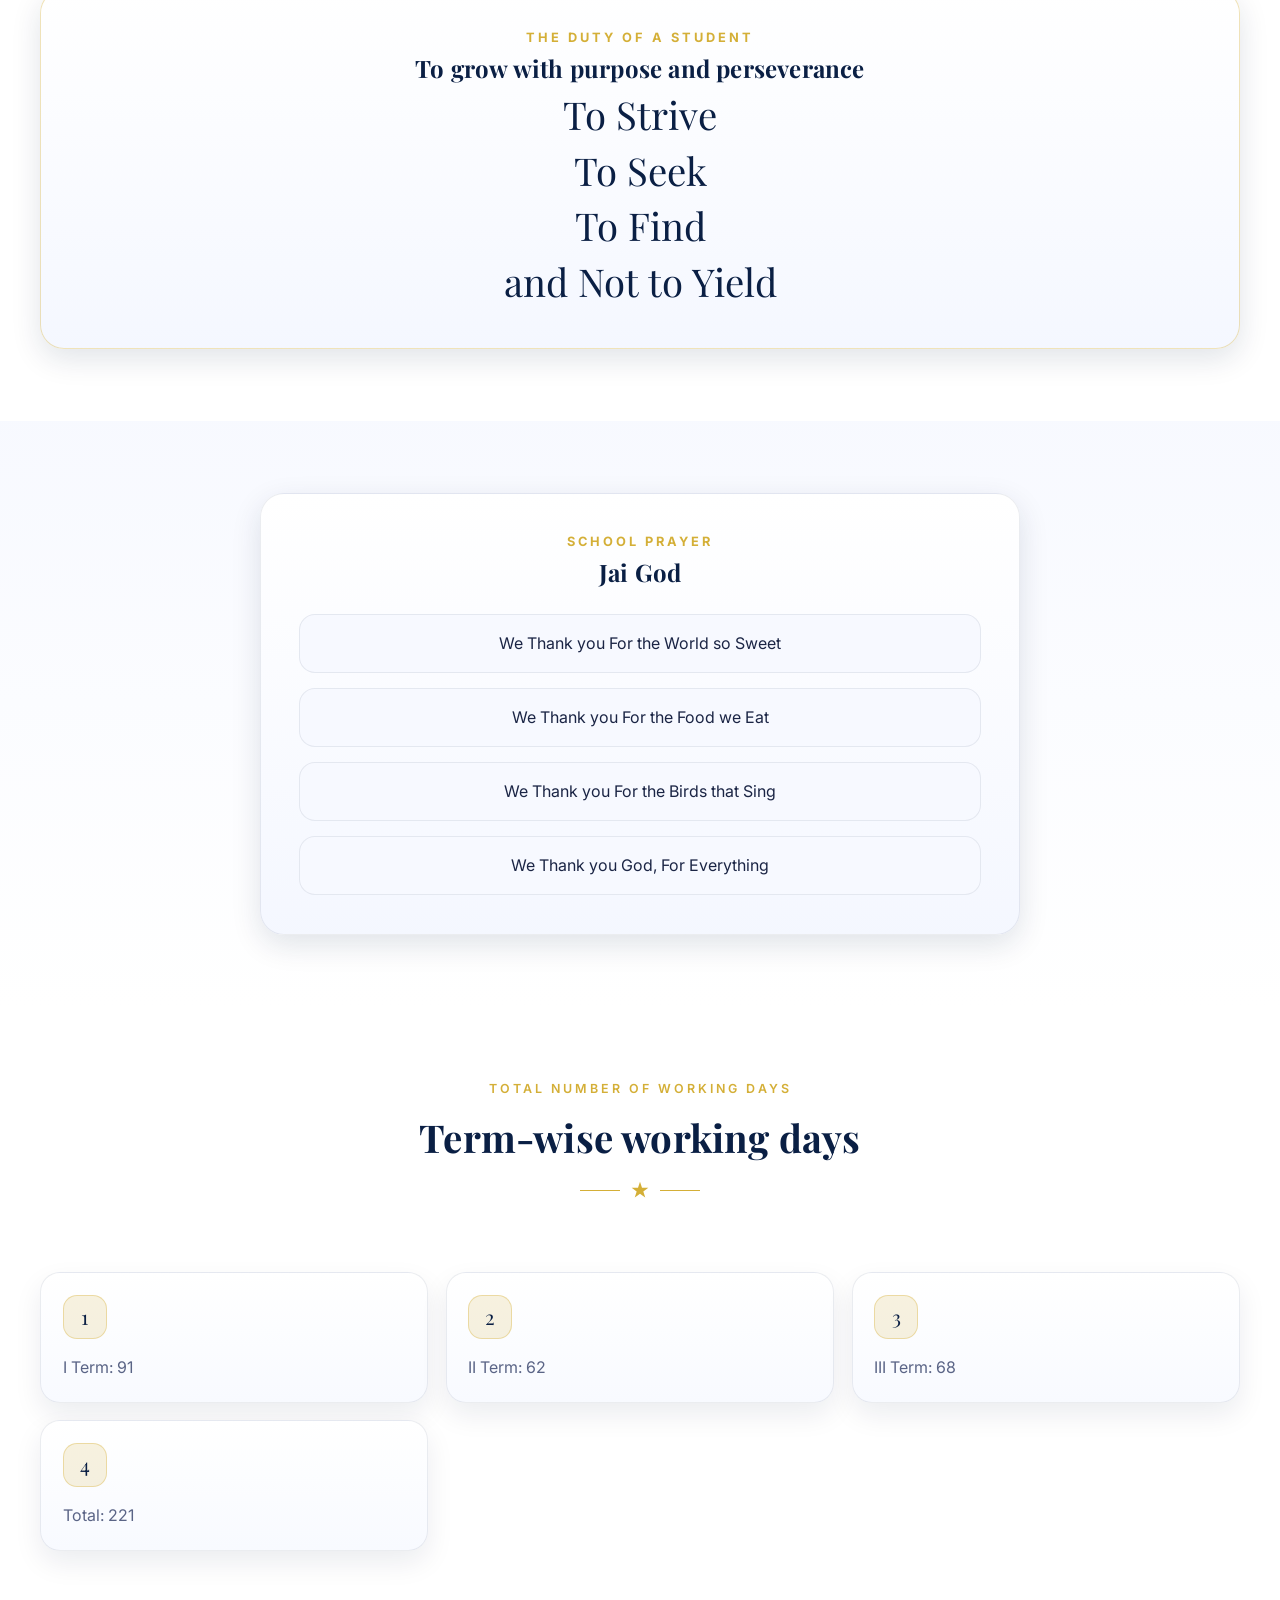
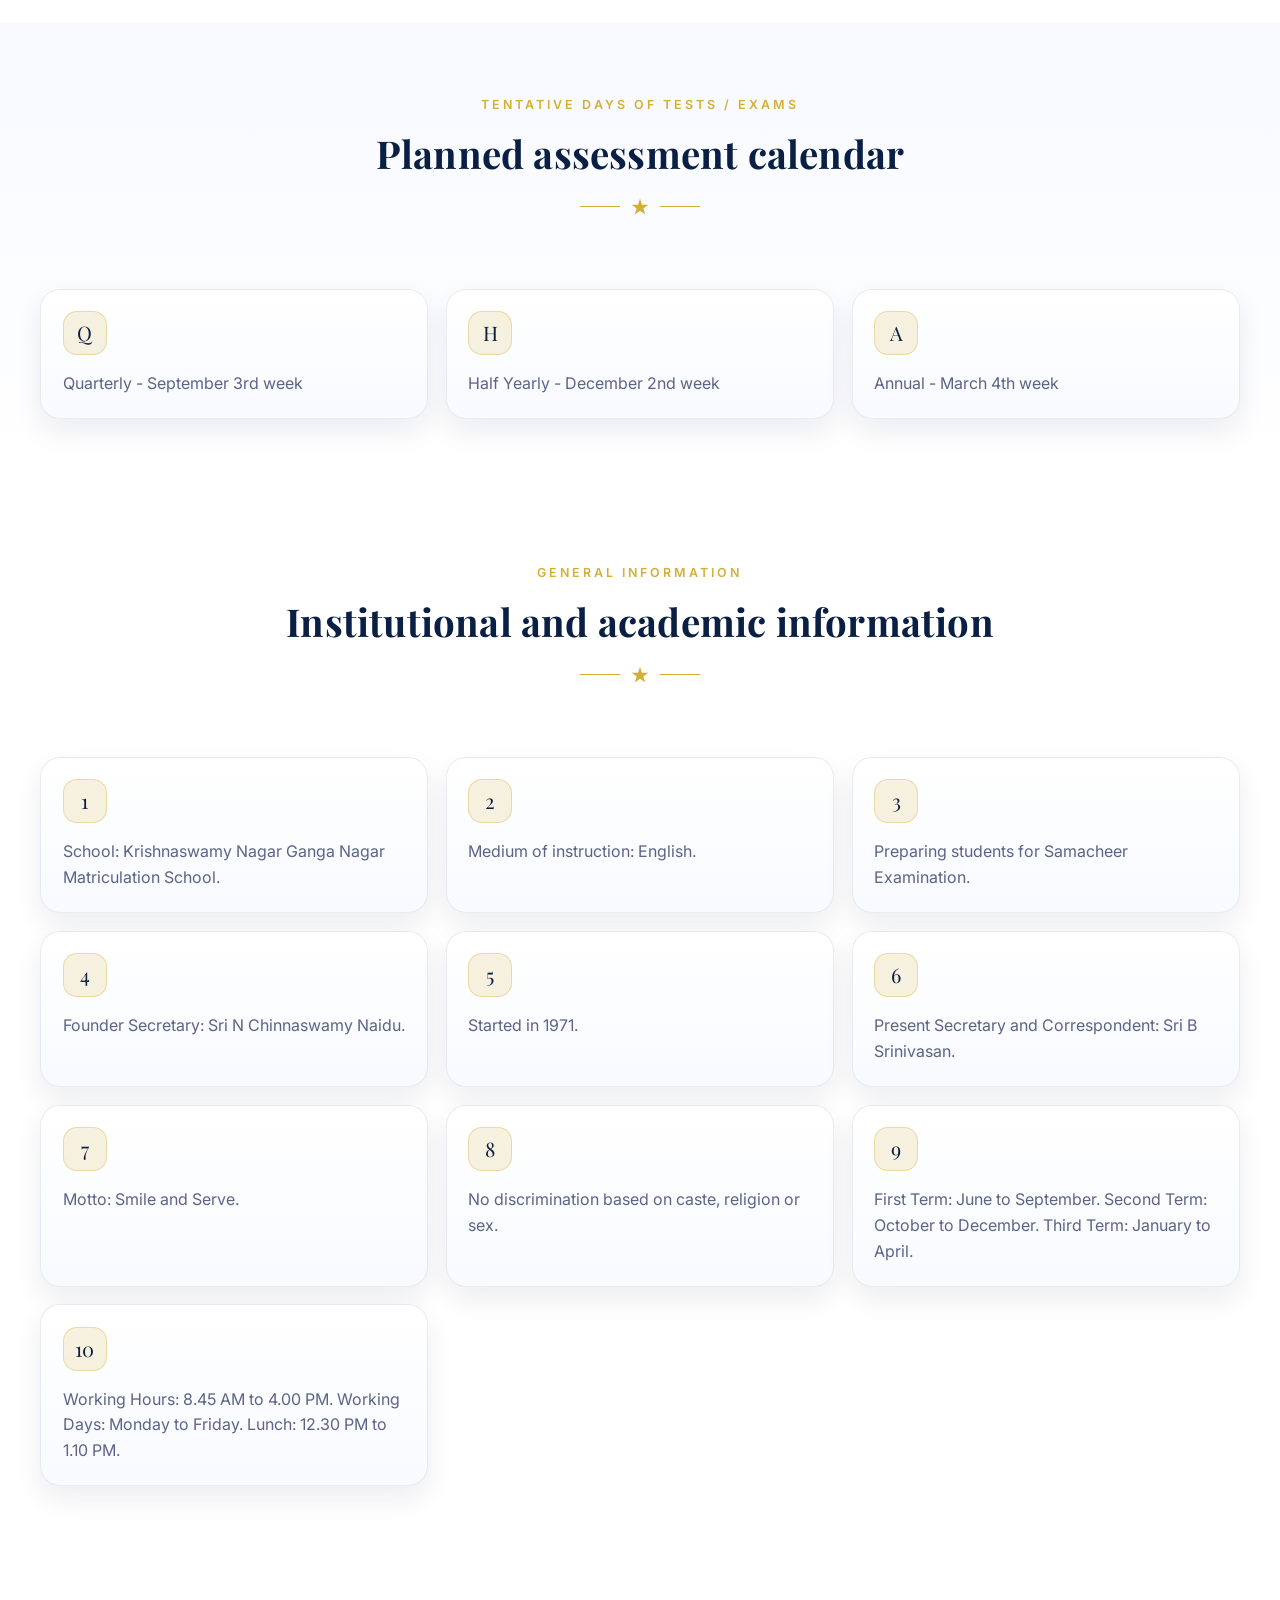
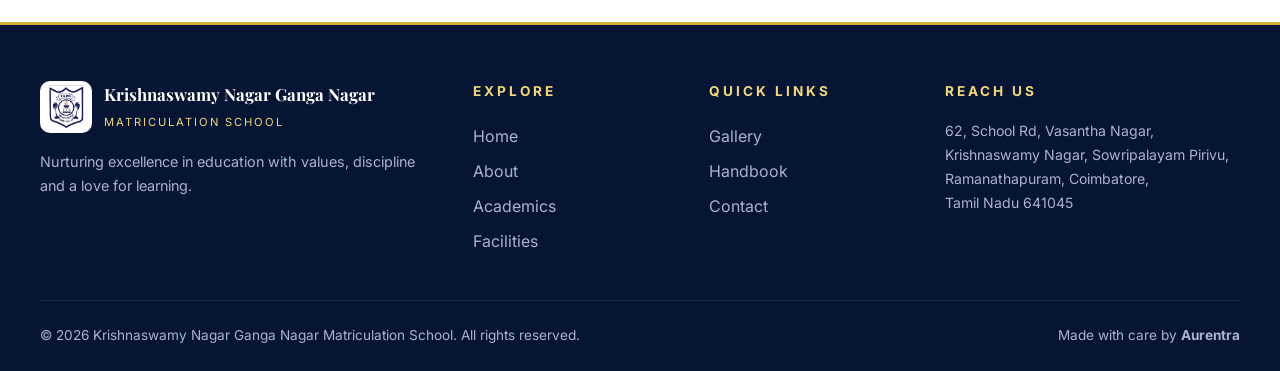
<file: handbook.html>
﻿<!DOCTYPE html>
<html lang="en">

<head>
  <meta charset="UTF-8" />
  <meta name="viewport" content="width=device-width,initial-scale=1" />
  <title>Student Handbook | Krishnaswamy Nagar Ganga Nagar Matriculation School</title>
  <meta name="description"
    content="School uniforms, student expectations, and guidance for families of Krishnaswamy Nagar Ganga Nagar Matriculation School." />
  <link rel="preconnect" href="https://fonts.googleapis.com">
  <link rel="preconnect" href="https://fonts.gstatic.com" crossorigin>
  <link
    href="https://fonts.googleapis.com/css2?family=Inter:wght@400;500;600;700&family=Playfair+Display:wght@600;700;800&display=swap"
    rel="stylesheet">
  <link rel="stylesheet" href="styles.css" />
  <link rel="icon" type="image/jpeg" href="KGMS/kgms-logo.jpeg">
</head>

<body>
  <div id="page-loader">
  <div class="loader"></div>
</div>
  <div class="scroll-progress"></div>
  <div class="topbar">
    <a href="contact.html">Admissions Open 2026 - Enquire Now</a>
  </div>
  <header class="nav">
    <div class="nav-inner">
      <a class="brand" href="index.html">
        <img src="KGMS/kgms-logo.jpeg" alt="KGMS Logo" class="footer-logo">
        <span class="brand-text"><strong>Krishnaswamy Nagar Ganga Nagar</strong><span>Matriculation School</span></span>
      </a>
      <button class="menu-toggle" aria-label="Open menu">
        <svg width="24" height="24" viewBox="0 0 24 24" fill="none" stroke="currentColor" stroke-width="2.5"
          stroke-linecap="round" stroke-linejoin="round">
          <line x1="3" y1="6" x2="21" y2="6" class="line-1"></line>
          <line x1="3" y1="12" x2="21" y2="12" class="line-2"></line>
          <line x1="3" y1="18" x2="21" y2="18" class="line-3"></line>
        </svg>
      </button>
      <nav class="menu" id="m">
        <a href="index.html">Home</a>
        <a href="about.html">About</a>
        <a href="academics.html">Academics</a>
        <a href="facilities.html">Facilities</a>
        <a href="gallery.html">Gallery</a>
        <a href="handbook.html" class="active">Handbook</a>
        <a href="contact.html">Contact</a>
      </nav>
    </div>
  </header>

  <section class="page-head">
    <h1>Student Handbook</h1>
    <p>Uniform, student values, and everyday guidance for school life.</p>
    <div class="crumbs"><a href="index.html">Home</a> &nbsp;&rsaquo;&nbsp; Handbook</div>
  </section>

  <main>
    <section class="reveal">
      <div class="container">
        <div class="section-shell heritage-copy" style="text-align:center">
          <div class="eyebrow-note">School Motto</div>
          <h2>SMILE AND SERVE</h2>
          <p class="lead-copy" style="max-width:760px;margin:0 auto">Be brave. Be courageous. Face every odd
            experience in life with a smile. Remain balanced in joy, sorrow, success and failure. Serve all without
            caste, creed or religion.</p>
        </div>
      </div>
    </section>

    <section class="section-tint reveal">
      <div class="container">
        <div class="uniform-grid">
          <article class="uniform-card theme-gold">
            <span class="tag">LKG &amp; UKG</span>
            <h3>Early Years Uniform</h3>
            <ul class="uniform-list">
              <li><svg width="18" height="18" viewBox="0 0 24 24" fill="currentColor">
                  <circle cx="12" cy="12" r="8" />
                </svg><span>Lemon yellow shirt</span></li>
              <li><svg width="18" height="18" viewBox="0 0 24 24" fill="currentColor">
                  <circle cx="12" cy="12" r="8" />
                </svg><span>Brown checked trousers</span></li>
            </ul>
          </article>
          <article class="uniform-card theme-navy">
            <span class="tag">Yoga Uniform</span>
            <h3>Class-wise Yoga Uniform</h3>
            <ul class="uniform-list">
              <li><svg width="18" height="18" viewBox="0 0 24 24" fill="currentColor">
                  <circle cx="12" cy="12" r="8" />
                </svg><span>I-II : Yellow Tee + Blue Pant</span></li>
              <li><svg width="18" height="18" viewBox="0 0 24 24" fill="currentColor">
                  <circle cx="12" cy="12" r="8" />
                </svg><span>III-IV : Green Tee + Blue Pant</span></li>
              <li><svg width="18" height="18" viewBox="0 0 24 24" fill="currentColor">
                  <circle cx="12" cy="12" r="8" />
                </svg><span>V-VI : Blue Tee + Blue Pant</span></li>
              <li><svg width="18" height="18" viewBox="0 0 24 24" fill="currentColor">
                  <circle cx="12" cy="12" r="8" />
                </svg><span>VII-VIII : Grey Tee + Blue Pant</span></li>
            </ul>
          </article>
          <article class="uniform-card theme-navy">
            <span class="tag">Boys</span>
            <h3>Primary to Secondary</h3>
            <ul class="uniform-list">
              <li><svg width="18" height="18" viewBox="0 0 24 24" fill="currentColor">
                  <circle cx="12" cy="12" r="8" />
                </svg><span>Blue Checked Shirt</span></li>
              <li><svg width="18" height="18" viewBox="0 0 24 24" fill="currentColor">
                  <circle cx="12" cy="12" r="8" />
                </svg><span>Shorts (I-V)</span></li>
              <li><svg width="18" height="18" viewBox="0 0 24 24" fill="currentColor">
                  <circle cx="12" cy="12" r="8" />
                </svg><span>Full Pants (VI-X)</span></li>
              <li><svg width="18" height="18" viewBox="0 0 24 24" fill="currentColor">
                  <circle cx="12" cy="12" r="8" />
                </svg><span>Navy Socks</span></li>
              <li><svg width="18" height="18" viewBox="0 0 24 24" fill="currentColor">
                  <circle cx="12" cy="12" r="8" />
                </svg><span>Black Shoes</span></li>
              <li><svg width="18" height="18" viewBox="0 0 24 24" fill="currentColor">
                  <circle cx="12" cy="12" r="8" />
                </svg><span>White Uniform on Mondays</span></li>
            </ul>
          </article>
          <article class="uniform-card theme-rose">
            <span class="tag">Girls</span>
            <h3>Primary to Secondary</h3>
            <ul class="uniform-list">
              <li><svg width="18" height="18" viewBox="0 0 24 24" fill="currentColor">
                  <circle cx="12" cy="12" r="8" />
                </svg><span>Blue Checked Shirt</span></li>
              <li><svg width="18" height="18" viewBox="0 0 24 24" fill="currentColor">
                  <circle cx="12" cy="12" r="8" />
                </svg><span>Navy Skirt (I-V)</span></li>
              <li><svg width="18" height="18" viewBox="0 0 24 24" fill="currentColor">
                  <circle cx="12" cy="12" r="8" />
                </svg><span>Blue Checked Chudidhar + Blue Coat (VI-X)</span></li>
              <li><svg width="18" height="18" viewBox="0 0 24 24" fill="currentColor">
                  <circle cx="12" cy="12" r="8" />
                </svg><span>Blue Socks</span></li>
              <li><svg width="18" height="18" viewBox="0 0 24 24" fill="currentColor">
                  <circle cx="12" cy="12" r="8" />
                </svg><span>Black Shoes</span></li>
              <li><svg width="18" height="18" viewBox="0 0 24 24" fill="currentColor">
                  <circle cx="12" cy="12" r="8" />
                </svg><span>White Uniform on Mondays</span></li>
            </ul>
          </article>
        </div>
      </div>
    </section>

    <section class="reveal">
      <div class="container">
        <div class="section-shell quote-panel">
          <div class="eyebrow-note">The Duty of a Student</div>
          <h2>To grow with purpose and perseverance</h2>
          <div class="quote-lines">
            <span>To Strive</span>
            <span>To Seek</span>
            <span>To Find</span>
            <span>and Not to Yield</span>
          </div>
        </div>
      </div>
    </section>

    <section class="section-tint reveal">
      <div class="container">
        <div class="section-shell guidance-card">
          <div class="eyebrow-note">School Prayer</div>
          <h2>Jai God</h2>
          <ul class="guidance-points">
            <li>We Thank you For the World so Sweet</li>
            <li>We Thank you For the Food we Eat</li>
            <li>We Thank you For the Birds that Sing</li>
            <li>We Thank you God, For Everything</li>
          </ul>
        </div>
      </div>
    </section>

    <section class="reveal">
      <div class="container content-stack">
        <div class="section-head">
          <div class="kicker">Total Number of Working Days</div>
          <h2>Term-wise working days</h2>
          <div class="divider"><span class="line"></span><svg width="20" height="20" viewBox="0 0 24 24" fill="#d4af37">
              <path d="M12 2l2.4 7.4H22l-6 4.4 2.3 7.2L12 16.6 5.7 21l2.3-7.2-6-4.4h7.6z" />
            </svg><span class="line"></span></div>
        </div>
        <div class="number-grid">
          <article class="number-card">
            <div class="rule-number">1</div>
            <p>I Term: 91</p>
          </article>
          <article class="number-card">
            <div class="rule-number">2</div>
            <p>II Term: 62</p>
          </article>
          <article class="number-card">
            <div class="rule-number">3</div>
            <p>III Term: 68</p>
          </article>
          <article class="number-card">
            <div class="rule-number">4</div>
            <p>Total: 221</p>
          </article>
        </div>
      </div>
    </section>

    <section class="section-tint reveal">
      <div class="container content-stack">
        <div class="section-head">
          <div class="kicker">Tentative Days of Tests / Exams</div>
          <h2>Planned assessment calendar</h2>
          <div class="divider"><span class="line"></span><svg width="20" height="20" viewBox="0 0 24 24" fill="#d4af37">
              <path d="M12 2l2.4 7.4H22l-6 4.4 2.3 7.2L12 16.6 5.7 21l2.3-7.2-6-4.4h7.6z" />
            </svg><span class="line"></span></div>
        </div>
        <div class="number-grid">
          <article class="number-card">
            <div class="rule-number">Q</div>
            <p>Quarterly - September 3rd week</p>
          </article>
          <article class="number-card">
            <div class="rule-number">H</div>
            <p>Half Yearly - December 2nd week</p>
          </article>
          <article class="number-card">
            <div class="rule-number">A</div>
            <p>Annual - March 4th week</p>
          </article>
        </div>
      </div>
    </section>

    <section class="reveal">
      <div class="container content-stack">
        <div class="section-head">
          <div class="kicker">General Information</div>
          <h2>Institutional and academic information</h2>
          <div class="divider"><span class="line"></span><svg width="20" height="20" viewBox="0 0 24 24" fill="#d4af37">
              <path d="M12 2l2.4 7.4H22l-6 4.4 2.3 7.2L12 16.6 5.7 21l2.3-7.2-6-4.4h7.6z" />
            </svg><span class="line"></span></div>
        </div>
        <div class="number-grid">
          <article class="number-card">
            <div class="rule-number">1</div>
            <p>School: Krishnaswamy Nagar Ganga Nagar Matriculation School.</p>
          </article>
          <article class="number-card">
            <div class="rule-number">2</div>
            <p>Medium of instruction: English.</p>
          </article>
          <article class="number-card">
            <div class="rule-number">3</div>
            <p>Preparing students for Samacheer Examination.</p>
          </article>
          <article class="number-card">
            <div class="rule-number">4</div>
            <p>Founder Secretary: Sri N Chinnaswamy Naidu.</p>
          </article>
          <article class="number-card">
            <div class="rule-number">5</div>
            <p>Started in 1971.</p>
          </article>
          <article class="number-card">
            <div class="rule-number">6</div>
            <p>Present Secretary and Correspondent: Sri B Srinivasan.</p>
          </article>
          <article class="number-card">
            <div class="rule-number">7</div>
            <p>Motto: Smile and Serve.</p>
          </article>
          <article class="number-card">
            <div class="rule-number">8</div>
            <p>No discrimination based on caste, religion or sex.</p>
          </article>
          <article class="number-card">
            <div class="rule-number">9</div>
            <p>First Term: June to September. Second Term: October to December. Third Term: January to April.</p>
          </article>
          <article class="number-card">
            <div class="rule-number">10</div>
            <p>Working Hours: 8.45 AM to 4.00 PM. Working Days: Monday to Friday. Lunch: 12.30 PM to 1.10 PM.</p>
          </article>
        </div>
      </div>
    </section>
  </main>

  <footer>
    <div class="foot-grid">
      <div>
        <div class="foot-brand">
          <img src="KGMS/kgms-logo.jpeg" alt="KGMS Logo" class="footer-logo">
          <div><strong>Krishnaswamy Nagar Ganga Nagar</strong><span>Matriculation School</span></div>
        </div>
        <p style="font-size:.9rem;line-height:1.7">Nurturing excellence in education with values, discipline and a love
          for learning.</p>
      </div>
      <div>
        <h4>Explore</h4>
        <ul>
          <li><a href="index.html">Home</a></li>
          <li><a href="about.html">About</a></li>
          <li><a href="academics.html">Academics</a></li>
          <li><a href="facilities.html">Facilities</a></li>
        </ul>
      </div>
      <div>
        <h4>Quick Links</h4>
        <ul>
          <li><a href="gallery.html">Gallery</a></li>
          <li><a href="handbook.html">Handbook</a></li>
          <li><a href="contact.html">Contact</a></li>
        </ul>
      </div>
      <div>
        <h4>Reach Us</h4>
        <p style="font-size:.88rem;line-height:1.7">62, School Rd, Vasantha Nagar,<br>Krishnaswamy Nagar, Sowripalayam
          Pirivu,<br>Ramanathapuram, Coimbatore,<br>Tamil Nadu 641045</p>
      </div>
    </div>
    <div class="copy"><span>&copy; <span id="y"></span> Krishnaswamy Nagar Ganga Nagar Matriculation School. All rights
        reserved.</span>
      <span>Made with care by <a href="https://aurentratechnologies.vercel.app/"><strong>Aurentra</strong></a></span>
    </div>

  </footer>
  <button id="backToTop" class="back-to-top" aria-label="Back to top">
    <svg class="progress-ring" width="60" height="60">
      <circle class="progress-ring__circle" stroke="var(--gold)" stroke-width="2.5" fill="transparent" r="28" cx="30"
        cy="30" />
    </svg>
    <span class="arrow">
      <svg width="20" height="20" viewBox="0 0 24 24" fill="none" stroke="currentColor" stroke-width="3.5"
        stroke-linecap="round" stroke-linejoin="round">
        <path d="M18 15l-6-6-6 6" />
      </svg>
    </span>
  </button>
  <script src="script.js"></script>
</body>

</html>
</file>
<file: styles.css>
/* Krishnaswamy Nagar Ganga Nagar Matriculation School */
:root {
  --navy: #0a1f44;
  --navy-deep: #061533;
  --navy-soft: #13306b;
  --gold: #d4af37;
  --gold-light: #f1d77a;
  --white: #ffffff;
  --cream: #f7f9ff;
  --text: #1b2545;
  --muted: #5a6486;
  --shadow: 0 10px 30px rgba(10, 31, 68, .12);
}

* {
  box-sizing: border-box;
  margin: 0;
  padding: 0
}

html {
  scroll-behavior: smooth
}

body {
  font-family: 'Inter', 'Segoe UI', system-ui, sans-serif;
  color: var(--text);
  background: var(--white);
  line-height: 1.6;
  overflow-x: hidden;
}

/* SCROLL PROGRESS BAR */
.scroll-progress {
  position: fixed;
  top: 0;
  left: 0;
  width: 0%;
  height: 4px;
  z-index: 9999;
  background: linear-gradient(90deg, #d4af37, #f5d76e);
  box-shadow: 0 0 10px rgba(212, 175, 55, .6);
  transition: width .08s linear;
}

h1,
h2,
h3,
h4 {
  font-family: 'Playfair Display', Georgia, serif;
  color: var(--navy);
  letter-spacing: .2px
}

a {
  color: inherit;
  text-decoration: none
}

img {
  max-width: 100%;
  display: block
}

/* SCHOOL LOGO */
.brand-logo {
  width: 56px;
  height: 56px;
  object-fit: contain;
  border-radius: 12px;
  background: #fff;
  padding: 4px;
  box-shadow: 0 4px 12px rgba(0, 0, 0, .15);
}

.footer-logo {
  width: 52px;
  height: 52px;
  object-fit: contain;
  border-radius: 10px;
  background: #fff;
  padding: 4px;
}

/* NAV */
.topbar {
  background: var(--navy-deep);
  color: #cfd6ea;
  font-size: .85rem;
  padding: .5rem 1.25rem;
  align-items: center;
  text-align: center;
}

.topbar a {
  color: var(--gold-light)
}

.nav {
  position: sticky;
  top: 0;
  z-index: 9000;
  background: var(--navy);
  color: var(--white);
  box-shadow: var(--shadow);
}

.nav-inner {
  max-width: 1650px;
  margin: 0 auto;
  padding: .9rem 1.25rem;
  display: flex;
  align-items: center;
  justify-content: space-between;
  gap: 1rem;
}

.brand {
  display: flex;
  align-items: center;
  gap: .75rem
}

.brand-mark {
  width: 46px;
  height: 46px;
  flex: 0 0 46px
}

.brand-text strong {
  display: block;
  color: var(--white);
  font-family: 'Playfair Display', serif;
  font-size: 1.05rem;
  line-height: 1.1
}

.brand-text span {
  color: var(--gold-light);
  font-size: .75rem;
  letter-spacing: 2px;
  text-transform: uppercase
}

.menu {
  display: flex;
  gap: .25rem;
  flex-wrap: wrap
}

.menu a {
  color: #dde3f3;
  padding: .55rem .9rem;
  border-radius: 6px;
  font-weight: 500;
  font-size: .95rem;
  transition: .2s;
}

.menu a:hover,
.menu a.active {
  background: rgba(255, 255, 255, 0.08);
  color: var(--gold-light)
}

.menu-toggle {
  display: none;
  background: none;
  border: none;
  color: #fff;
  font-size: 1.5rem;
  cursor: pointer
}

/* HERO */
/* HERO SECTION */

.hero {
  position: relative;

  min-height: 78vh;

  display: flex;
  align-items: center;

  overflow: hidden;

  color: var(--white);

  padding-top: 90px;
}

/* HERO CONTENT */

.hero-inner {
  position: relative;
  z-index: 2;

  width: 100%;
  max-width: 1400px;

  margin: 0 auto;

  padding: 7rem 2rem;
}

/* EYEBROW */

.eyebrow {
  display: inline-flex;
  align-items: center;
  gap: .6rem;

  color: #f1d77a;

  font-size: .9rem;
  font-weight: 600;

  letter-spacing: 4px;
  text-transform: uppercase;

  margin-bottom: 1.5rem;
}

/* HERO TITLE */

.hero h1 {
  color: #ffffff !important;

  font-size: clamp(3rem, 6vw, 5.8rem);

  line-height: .98;

  font-weight: 800;

  letter-spacing: -2px;

  max-width: 980px;

  margin-bottom: 1.8rem;

  text-shadow:
    0 4px 18px rgba(0, 0, 0, .35);
}

/* GOLD WORD */

.hero h1 em {
  color: #d4af37 !important;
  font-style: normal;
}

/* HERO DESCRIPTION */

.hero p.lead {
  color: rgba(255, 255, 255, .88) !important;

  font-size: 1.45rem;

  line-height: 1.6;

  max-width: 950px;

  margin-top: 0;

  text-shadow:
    0 2px 10px rgba(0, 0, 0, .25);
}

/* BUTTON ROW */

.cta-row {
  margin-top: 2.5rem;

  display: flex;
  gap: 1rem;
  flex-wrap: wrap;
}

.hero::before {
  content: "";
  position: absolute;
  inset: 0;

  background-image:
    linear-gradient(rgba(6, 21, 51, .58),
      rgba(10, 31, 68, .64)),
    url("KGMS/Entrance.png");

  background-size: cover;
  background-position: center center;
  background-repeat: no-repeat;

  animation: heroSlider 16s infinite ease-in-out, heroZoom 20s infinite alternate ease-in-out;

  z-index: 0;

  transform: scale(1.05);
}

.hero::after {
  content: "";
  position: absolute;
  width: 520px;
  height: 520px;
  border-radius: 50%;
  background: radial-gradient(circle, rgba(212, 175, 55, .18), transparent 70%);
}

.hero::before {
  top: -120px;
  left: -120px
}

.hero::after {
  bottom: -160px;
  right: -120px
}

.hero-inner {
  position: relative;
  max-width: 1500px;
  margin: 0 auto;
  padding: 5rem 1.25rem;
  width: 100%
}

.eyebrow {
  display: inline-flex;
  align-items: center;
  gap: .5rem;
  color: var(--gold-light);
  font-size: .8rem;
  letter-spacing: 3px;
  text-transform: uppercase;
  margin-bottom: 1rem;
}

.hero h1 {
  color: var(--white);
  font-size: clamp(2rem, 4.6vw, 3.6rem);
  line-height: 1.1;
  max-width: 850px;
}

.hero h1 em {
  color: var(--gold);
  font-style: normal
}

.hero p.lead {
  margin-top: 1.25rem;
  max-width: 680px;
  color: #d8def0;
  font-size: 1.05rem
}

.cta-row {
  margin-top: 2rem;
  display: flex;
  gap: .85rem;
  flex-wrap: wrap
}

.btn {
  display: inline-flex;
  align-items: center;
  gap: .5rem;
  padding: .85rem 1.5rem;
  border-radius: 8px;
  font-weight: 600;
  font-size: .95rem;
  transition: .25s;
  cursor: pointer;
  border: 1.5px solid transparent;
}

.btn-gold {
  background: var(--gold);
  color: var(--navy-deep)
}

.btn-gold:hover {
  background: var(--gold-light);
  transform: translateY(-2px)
}

.btn-ghost {
  border-color: rgba(255, 255, 255, 0.4);
  color: #fff
}

.btn-ghost:hover {
  border-color: var(--gold);
  color: var(--gold-light);
  background: rgba(255, 255, 255, 0.05)
}

/* PAGE HEADER (inner pages) */
.page-head {
  background: linear-gradient(135deg, var(--navy-deep), var(--navy));
  color: #fff;
  padding: 4rem 1.25rem 3.5rem;
  text-align: center;
  position: relative;
  overflow: hidden;
}

.page-head::after {
  content: "";
  position: absolute;
  inset: auto 0 0 0;
  height: 4px;
  background: linear-gradient(90deg, transparent, var(--gold), transparent);
}

.page-head h1 {
  color: #fff;
  font-size: clamp(1.8rem, 3.5vw, 2.8rem)
}

.page-head p {
  color: #cdd5ec;
  margin: .5rem auto 0;
  max-width: 640px
}

.crumbs {
  margin-top: 1rem;
  font-size: .85rem;
  color: var(--gold-light)
}

.crumbs a {
  color: #d8def0
}

.crumbs a:hover {
  color: var(--gold-light)
}

/* LAYOUT */
section {
  padding: 4.5rem 1.25rem
}

.container {
  max-width: 1200px;
  margin: 0 auto
}

.section-head {
  text-align: center;
  max-width: 720px;
  margin: 0 auto 3rem
}

.section-head .kicker {
  color: var(--gold);
  font-size: .78rem;
  letter-spacing: 3px;
  text-transform: uppercase;
  font-weight: 600;
}

.section-head h2 {
  font-size: clamp(1.7rem, 3vw, 2.4rem);
  margin-top: .5rem
}

.section-head p {
  color: var(--muted);
  margin-top: .75rem
}

.divider {
  display: flex;
  align-items: center;
  justify-content: center;
  gap: .6rem;
  margin-top: .75rem
}

.divider .line {
  height: 1px;
  width: 40px;
  background: var(--gold)
}

/* GRID */
.grid {
  display: grid;
  gap: 1.5rem
}

.grid-3 {
  grid-template-columns: repeat(3, 1fr)
}

.grid-4 {
  grid-template-columns: repeat(4, 1fr)
}

.grid-2 {
  grid-template-columns: repeat(2, 1fr)
}

@media(max-width:900px) {

  .grid-3,
  .grid-4 {
    grid-template-columns: repeat(2, 1fr)
  }

  .grid-2 {
    grid-template-columns: 1fr
  }
}

@media(max-width:560px) {

  .grid-3,
  .grid-4 {
    grid-template-columns: 1fr
  }

  .menu {
    display: none;
    flex-direction: column;
    width: 100%;
    background: var(--navy-deep);
    padding: .5rem
  }

  .menu.open {
    display: flex
  }

  .menu-toggle {
    display: block
  }

  .nav-inner {
    flex-wrap: wrap
  }
}

/* CARDS */
.card {
  background: #fff;
  border-radius: 14px;
  padding: 1.75rem;
  box-shadow: var(--shadow);
  border: 1px solid #e8ecf6;
  transition: .3s;
  position: relative;
  overflow: hidden;
}

.card:hover {
  transform: translateY(-4px);
  border-color: var(--gold)
}

.card .icon {
  width: 48px;
  height: 48px;
  margin-bottom: 1rem;
  color: var(--gold)
}

.card h3 {
  font-size: 1.2rem;
  margin-bottom: .5rem
}

.card p {
  color: var(--muted);
  font-size: .95rem
}

.feature {
  background: linear-gradient(180deg, #fff, #f3f6ff);
  border: 1px solid #e3e8f6;
  border-radius: 14px;
  padding: 1.75rem;
  text-align: center;
  transition: .3s;
}

.feature:hover {
  border-color: var(--gold);
  box-shadow: var(--shadow)
}

.feature .icon {
  margin: 0 auto 1rem
}

/* PRINCIPAL */

/* PRINCIPAL SECTION - ULTRA PREMIUM 'RICH' REDESIGN */
.principal {
  position: relative;
  background: radial-gradient(at 0% 0%, rgba(255, 255, 255, 0.8) 0%, transparent 50%),
              radial-gradient(at 100% 100%, rgba(212, 175, 55, 0.05) 0%, transparent 50%),
              #ffffff;
  border-radius: 30px;
  padding: 4.5rem;
  display: grid;
  grid-template-columns: 280px 1fr;
  gap: 5rem;
  align-items: center;
  box-shadow: 
    0 40px 100px rgba(10, 31, 68, 0.08),
    0 0 0 1px rgba(212, 175, 55, 0.15);
  overflow: hidden;
  backdrop-filter: blur(20px);
}

.principal::before {
  content: "";
  position: absolute;
  top: -50%;
  right: -20%;
  width: 600px;
  height: 600px;
  background: radial-gradient(circle, rgba(212, 175, 55, 0.03) 0%, transparent 70%);
  pointer-events: none;
  z-index: 0;
}

.principal .avatar-wrap {
  position: relative;
  width: 280px;
  height: 280px;
  z-index: 2;
}

.principal .avatar {
  width: 100%;
  height: 100%;
  border-radius: 30px;
  background: var(--navy);
  position: relative;
  overflow: hidden;
  padding: 8px; /* Frame thickness */
  background: linear-gradient(135deg, #d4af37 0%, #f1d77a 50%, #d4af37 100%);
  box-shadow: 0 30px 60px rgba(10, 31, 68, 0.25);
}

.principal .avatar img {
  width: 100%;
  height: 100%;
  object-fit: cover;
  border-radius: 22px;
  transition: transform 0.8s cubic-bezier(0.2, 1, 0.2, 1);
  filter: contrast(1.05) brightness(1.02);
}

.principal:hover .avatar img {
  transform: scale(1.12);
}

.principal .avatar-decor {
  position: absolute;
  bottom: -20px;
  right: -20px;
  width: 120px;
  height: 120px;
  background: radial-gradient(circle, rgba(212, 175, 55, 0.2), transparent 70%);
  border-radius: 50%;
  z-index: 1;
}

.principal .content {
  position: relative;
  z-index: 2;
}

.principal .quote-icon {
  position: absolute;
  top: -40px;
  left: -20px;
  opacity: 0.15;
  color: var(--gold);
  filter: drop-shadow(0 4px 8px rgba(212, 175, 55, 0.3));
}

.principal h3 {
  font-size: 2.2rem;
  margin-bottom: 2rem;
  color: var(--navy);
  letter-spacing: -0.5px;
  background: linear-gradient(90deg, var(--navy), var(--navy-soft));
  -webkit-background-clip: text;
  background-clip: text;
}

.principal blockquote {
  font-family: 'Playfair Display', serif;
  font-size: 1.35rem;
  line-height: 1.9;
  color: var(--text);
  margin: 2rem 0;
  padding: 0;
  border: none;
  font-style: italic;
  font-weight: 500;
  position: relative;
}

.principal blockquote::before {
  content: "“";
  font-size: 5rem;
  position: absolute;
  top: -20px;
  left: -40px;
  color: var(--gold);
  opacity: 0.2;
}

.principal .sig-wrap {
  margin-top: 3rem;
  display: flex;
  flex-direction: column;
  gap: 0.5rem;
}

.principal .sig-name {
  font-family: 'Great Vibes', cursive;
  font-size: 2.5rem;
  color: var(--gold);
  margin-bottom: -10px;
}

.principal .sig-title {
  color: var(--muted);
  font-size: 0.95rem;
  letter-spacing: 1.5px;
  text-transform: uppercase;
  font-weight: 600;
}

@media (max-width: 1100px) {
  .principal {
    grid-template-columns: 1fr;
    text-align: center;
    padding: 3.5rem 2rem;
    gap: 3.5rem;
  }
  .principal .avatar-wrap {
    margin: 0 auto;
  }
  .principal blockquote::before {
    left: 50%;
    transform: translateX(-50%);
    top: -40px;
  }
}

/* GALLERY */
.gallery-grid {
  display: grid;
  grid-template-columns: repeat(3, minmax(0, 1fr));
  gap: 1.15rem
}

.gallery-grid .tile {
  aspect-ratio: 4/3;
  border-radius: 12px;
  overflow: hidden;
  position: relative;
  background: linear-gradient(135deg, var(--navy), var(--navy-soft));
  border: 1px solid #e8ecf6;
  box-shadow: 0 10px 24px rgba(10, 31, 68, .08);
  opacity: 0;
  transform: translateY(40px);
  transition: opacity 0.7s cubic-bezier(0.22, 1, 0.36, 1), transform 0.7s cubic-bezier(0.22, 1, 0.36, 1), border-color 0.3s, box-shadow 0.3s;
}

.gallery-grid .tile.visible {
  opacity: 1;
  transform: translateY(0);
}

.gallery-grid .tile.visible:hover {
  transform: translateY(-6px) scale(1.02);
  border-color: var(--gold);
  box-shadow: 0 20px 40px rgba(10, 31, 68, 0.15);
  z-index: 2;
}

.gallery-grid .tile img {
  width: 100%;
  height: 100%;
  object-fit: cover;
  transition: transform .4s ease
}

.gallery-grid .tile:hover img {
  transform: scale(1.05)
}

.gallery-grid .tile figcaption {
  position: absolute;
  bottom: 0;
  left: 0;
  right: 0;
  background: linear-gradient(transparent, rgba(6, 21, 51, .9));
  color: #fff;
  padding: 2.75rem 1rem 1rem;
  font-size: .95rem;
  font-weight: 600;
  text-align: left;
}

.gallery-grid .tile .photo-tag {
  display: block;
  width: max-content;
  max-width: 100%;
  margin-bottom: .35rem;
  padding: .22rem .5rem;
  border-radius: 999px;
  background: rgba(212, 175, 55, .92);
  color: var(--navy-deep);
  font-size: .68rem;
  letter-spacing: 1.5px;
  text-transform: uppercase;
}

@media(max-width:760px) {
  .gallery-grid {
    grid-template-columns: repeat(2, 1fr)
  }
}

@media(max-width:480px) {
  .gallery-grid {
    grid-template-columns: 1fr
  }
}

/* EVENTS */
.event {
  display: grid;
  grid-template-columns: 110px 1fr;
  gap: 1.5rem;
  align-items: start;
  padding: 1.5rem;
  background: #fff;
  border: 1px solid #e8ecf6;
  border-radius: 12px;
  transition: .3s;
}

.event:hover {
  border-color: var(--gold);
  box-shadow: var(--shadow)
}

.event .date {
  background: linear-gradient(135deg, var(--navy), var(--navy-soft));
  color: #fff;
  border-radius: 10px;
  padding: 1rem .5rem;
  text-align: center;
  border: 2px solid var(--gold);
}

.event .date strong {
  display: block;
  font-size: 1.6rem;
  font-family: 'Playfair Display', serif;
  color: var(--gold-light)
}

.event .date span {
  font-size: .75rem;
  letter-spacing: 2px;
  text-transform: uppercase
}

.event h3 {
  margin-bottom: .25rem;
  font-size: 1.15rem
}

.event small {
  color: var(--muted);
  display: block;
  margin-bottom: .5rem
}

@media(max-width:560px) {
  .event {
    grid-template-columns: 90px 1fr;
    gap: 1rem;
    padding: 1rem
  }
}

/* CONTACT */
.contact-grid {
  display: grid;
  grid-template-columns: 1fr 1fr;
  gap: 2rem
}

@media(max-width:900px) {
  .contact-grid {
    grid-template-columns: 1fr
  }
}

.info-card {
  background: linear-gradient(135deg, var(--navy-deep), var(--navy));
  color: #fff;
  border-radius: 14px;
  padding: 2rem;
}

.info-card h3 {
  color: var(--gold-light)
}

.info-row {
  display: flex;
  gap: 1rem;
  align-items: flex-start;
  padding: 1rem 0;
  border-bottom: 1px solid rgba(255, 255, 255, .1)
}

.info-row:last-child {
  border-bottom: none
}

.info-row .icon {
  flex: 0 0 36px;
  color: var(--gold)
}

.info-row strong {
  display: block;
  color: var(--gold-light);
  font-size: .78rem;
  letter-spacing: 2px;
  text-transform: uppercase;
  margin-bottom: .25rem
}

.info-row span {
  color: #d8def0;
  font-size: .95rem;
  line-height: 1.5
}

.form-card {
  background: #fff;
  border: 1px solid #e8ecf6;
  border-radius: 14px;
  padding: 2rem;
  box-shadow: var(--shadow)
}

.form-card label {
  display: block;
  font-size: .85rem;
  font-weight: 600;
  color: var(--navy);
  margin: .85rem 0 .35rem
}

.form-card input,
.form-card textarea {
  width: 100%;
  padding: .75rem .9rem;
  border: 1.5px solid #e3e8f6;
  border-radius: 8px;
  font-family: inherit;
  font-size: .95rem;
  color: var(--text);
  transition: .2s;
}

.form-card input:focus,
.form-card textarea:focus {
  outline: none;
  border-color: var(--gold)
}

.form-card textarea {
  min-height: 120px;
  resize: vertical
}

/* MAP */
.map-wrap {
  margin-top: 2rem;
  border-radius: 14px;
  overflow: hidden;
  border: 1px solid #e8ecf6;
  box-shadow: var(--shadow)
}

.map-wrap iframe {
  width: 100%;
  height: 380px;
  border: 0;
  display: block
}

/* STATS */
.stats {
  background: linear-gradient(135deg, var(--navy-deep), var(--navy));
  color: #fff;
  position: relative;
  overflow: hidden;
}

.stats::before {
  content: "";
  position: absolute;
  inset: 0;
  background: radial-gradient(ellipse at top, rgba(212, 175, 55, .15), transparent 60%);
}

.stats .container {
  position: relative
}

.stat {
  text-align: center;
  padding: 1.5rem
}

.stat strong {
  display: block;
  font-family: 'Playfair Display', serif;
  font-size: 2.8rem;
  color: var(--gold)
}

.stat span {
  color: #d8def0;
  font-size: .9rem;
  letter-spacing: 2px;
  text-transform: uppercase
}

/* LIST */
.checklist {
  list-style: none;
  display: grid;
  gap: .75rem
}

.checklist li {
  display: flex;
  gap: .75rem;
  align-items: flex-start;
  color: var(--text)
}

.checklist li svg {
  flex: 0 0 22px;
  color: var(--gold);
  margin-top: 3px
}

/* ABOUT */
.split {
  display: grid;
  grid-template-columns: 1fr 1fr;
  gap: 3rem;
  align-items: center
}

@media(max-width:900px) {
  .split {
    grid-template-columns: 1fr;
    gap: 2rem
  }
}

.crest {
  width: 100%;
  aspect-ratio: 1;
  border-radius: 18px;
  background: linear-gradient(135deg, var(--navy-deep), var(--navy-soft));
  display: flex;
  align-items: center;
  justify-content: center;
  border: 2px solid var(--gold);
  box-shadow: var(--shadow);
}

.crest svg {
  width: 60%;
  height: 60%;
  color: var(--gold-light)
}

/* HANDBOOK / INSTITUTIONAL SECTIONS */
.section-tint {
  background:
    linear-gradient(180deg, rgba(247, 249, 255, .96), rgba(255, 255, 255, .98));
}

.section-shell {
  background: linear-gradient(180deg, rgba(255, 255, 255, .96), rgba(244, 247, 255, .96));
  border: 1px solid rgba(10, 31, 68, .08);
  border-radius: 24px;
  box-shadow: var(--shadow);
  padding: clamp(1.5rem, 3vw, 2.5rem);
}

.section-shell+.section-shell {
  margin-top: 1.5rem
}

.content-stack {
  display: grid;
  gap: 1.5rem;
}

.eyebrow-note {
  color: var(--gold);
  font-size: .8rem;
  letter-spacing: 3px;
  text-transform: uppercase;
  font-weight: 700;
}

.lead-copy {
  color: var(--muted);
  font-size: 1.02rem;
  line-height: 1.8;
}

.heritage-copy h2,
.heritage-copy h3 {
  margin-bottom: .85rem;
}

.heritage-copy p+p {
  margin-top: 1rem
}

.crest-logo {
  width: min(260px, 100%);
  margin: 0 auto;
  background: #fff;
  border-radius: 24px;
  padding: 1.25rem;
  border: 1px solid rgba(212, 175, 55, .4);
  box-shadow: 0 18px 35px rgba(10, 31, 68, .16);
}

.motto-panel {
  text-align: center;
  position: relative;
  overflow: hidden;
}

.motto-panel::before,
.motto-panel::after {
  content: "";
  position: absolute;
  width: 180px;
  height: 180px;
  border-radius: 50%;
  background: radial-gradient(circle, rgba(212, 175, 55, .18), transparent 70%);
  pointer-events: none;
}

.motto-panel::before {
  top: -70px;
  left: -50px
}

.motto-panel::after {
  right: -60px;
  bottom: -90px
}

.motto-emblem {
  width: 92px;
  height: 92px;
  object-fit: contain;
  margin: 0 auto 1rem;
  padding: .45rem;
  border-radius: 20px;
  background: #fff;
  border: 1px solid rgba(212, 175, 55, .45);
  box-shadow: 0 10px 24px rgba(10, 31, 68, .12);
}

.motto-frame {
  max-width: 760px;
  margin: 0 auto;
  padding: clamp(1.5rem, 2.6vw, 2.25rem);
  border: 1px solid rgba(212, 175, 55, .45);
  border-radius: 22px;
  background: rgba(255, 255, 255, .72);
  backdrop-filter: blur(10px);
}

.motto-frame h2 {
  margin-bottom: .5rem
}

.motto-statement {
  font-family: 'Playfair Display', Georgia, serif;
  font-size: clamp(1.8rem, 3vw, 2.5rem);
  color: var(--navy);
  letter-spacing: .04em;
}

.motto-list {
  list-style: none;
  display: grid;
  gap: .9rem;
  margin: 1.5rem auto;
  max-width: 560px;
  text-align: left;
}

.motto-list li {
  display: flex;
  gap: .85rem;
  align-items: flex-start;
  padding: .95rem 1rem;
  border-radius: 16px;
  background: rgba(247, 249, 255, .95);
  border: 1px solid rgba(10, 31, 68, .08);
}

.motto-list svg {
  flex: 0 0 22px;
  color: var(--gold);
  margin-top: .2rem;
}

.motto-closing {
  max-width: 620px;
  margin: 0 auto;
  color: var(--muted);
  font-style: italic;
}

.info-grid {
  display: grid;
  gap: 1.25rem;
  grid-template-columns: repeat(4, minmax(0, 1fr));
}

.fact-card {
  background: linear-gradient(180deg, #fff, #f8faff);
  border: 1px solid rgba(10, 31, 68, .08);
  border-radius: 18px;
  padding: 1.35rem;
  box-shadow: 0 12px 28px rgba(10, 31, 68, .08);
}

.fact-card strong {
  display: block;
  color: var(--gold);
  letter-spacing: 2px;
  text-transform: uppercase;
  font-size: .76rem;
  margin-bottom: .55rem;
}

.fact-card span,
.fact-card p {
  color: var(--text);
  line-height: 1.7;
}

.timeline {
  display: grid;
  gap: 1rem;
  position: relative;
}

.timeline::before {
  content: "";
  position: absolute;
  left: 18px;
  top: 12px;
  bottom: 12px;
  width: 1px;
  background: linear-gradient(180deg, rgba(212, 175, 55, .7), rgba(10, 31, 68, .1));
}

.timeline-item {
  position: relative;
  padding-left: 3.25rem;
}

.timeline-item::before {
  content: "";
  position: absolute;
  left: 10px;
  top: 8px;
  width: 16px;
  height: 16px;
  border-radius: 50%;
  background: var(--gold);
  box-shadow: 0 0 0 5px rgba(212, 175, 55, .16);
}

.timeline-card {
  background: #fff;
  border: 1px solid rgba(10, 31, 68, .08);
  border-radius: 18px;
  padding: 1.2rem 1.25rem;
  box-shadow: 0 10px 24px rgba(10, 31, 68, .07);
}

.timeline-year {
  display: inline-block;
  margin-bottom: .55rem;
  color: var(--navy);
  font-family: 'Playfair Display', Georgia, serif;
  font-size: 1.2rem;
}

.timeline-card p {
  color: var(--muted)
}

.schedule-grid {
  display: grid;
  gap: 1.25rem;
  grid-template-columns: repeat(3, minmax(0, 1fr));
}

.schedule-card {
  background: linear-gradient(135deg, var(--navy-deep), var(--navy));
  color: #fff;
  border-radius: 18px;
  padding: 1.5rem;
  border: 1px solid rgba(212, 175, 55, .35);
  box-shadow: var(--shadow);
}

.schedule-card h3 {
  color: #fff;
  margin-bottom: .85rem;
  font-size: 1.2rem;
}

.schedule-list {
  list-style: none;
  display: grid;
  gap: .7rem;
}

.schedule-list li {
  display: flex;
  justify-content: space-between;
  gap: 1rem;
  color: #dce3f5;
  padding-bottom: .7rem;
  border-bottom: 1px solid rgba(255, 255, 255, .08);
}

.schedule-list li:last-child {
  padding-bottom: 0;
  border-bottom: none;
}

.schedule-list strong {
  color: var(--gold-light);
  font-family: 'Inter', sans-serif;
  font-size: .88rem;
}

.quote-panel {
  text-align: center;
  border: 1px solid rgba(212, 175, 55, .35);
}

.quote-panel .quote-lines {
  font-family: 'Playfair Display', Georgia, serif;
  font-size: clamp(1.7rem, 3vw, 2.4rem);
  line-height: 1.45;
  color: var(--navy);
}

.quote-panel .quote-lines span {
  display: block
}

.quote-panel .sub-quote {
  margin-top: 2rem;
  padding-top: 1.5rem;
  border-top: 1px solid rgba(212, 175, 55, .28);
}

.quote-panel .sub-quote p {
  color: var(--muted);
  font-size: 1.02rem;
  line-height: 1.8;
}

.guidance-card {
  max-width: 760px;
  margin: 0 auto;
  text-align: center;
}

.guidance-points {
  list-style: none;
  margin-top: 1.4rem;
  display: grid;
  gap: .9rem;
}

.guidance-points li {
  padding: 1rem 1.1rem;
  border-radius: 16px;
  background: rgba(247, 249, 255, .95);
  border: 1px solid rgba(10, 31, 68, .08);
  color: var(--text);
}

.admission-grid {
  display: grid;
  gap: 1.5rem;
  grid-template-columns: 1.25fr .95fr;
}

.admission-panel {
  background: linear-gradient(180deg, #fff, #f8faff);
  border: 1px solid rgba(10, 31, 68, .08);
  border-radius: 22px;
  padding: clamp(1.4rem, 2.8vw, 2rem);
  box-shadow: var(--shadow);
}

.admission-panel h3,
.payment-panel h3,
.uniform-card h3,
.number-card h3 {
  margin-bottom: .75rem;
}

.icon-list {
  list-style: none;
  display: grid;
  gap: .9rem;
  margin-top: 1.2rem;
}

.icon-list li {
  display: flex;
  gap: .9rem;
  align-items: flex-start;
  color: var(--text);
}

.icon-list svg {
  flex: 0 0 22px;
  color: var(--gold);
  margin-top: .18rem;
}

.document-list {
  display: grid;
  gap: .7rem;
  margin-top: 1rem;
}

.document-pill {
  display: inline-flex;
  align-items: center;
  gap: .55rem;
  width: 100%;
  padding: .9rem 1rem;
  border-radius: 14px;
  background: rgba(10, 31, 68, .04);
  border: 1px solid rgba(10, 31, 68, .08);
  color: var(--text);
}

.document-pill svg {
  color: var(--gold);
  flex: 0 0 18px;
}

.cta-cluster {
  display: flex;
  flex-wrap: wrap;
  gap: .85rem;
  margin-top: 1.4rem;
}

.btn-secondary {
  border: 1.5px solid rgba(10, 31, 68, .16);
  color: var(--navy);
  background: #fff;
}

.btn-secondary:hover {
  border-color: var(--gold);
  color: var(--navy-soft);
  transform: translateY(-2px);
}

.payment-panel {
  background: linear-gradient(135deg, rgba(10, 31, 68, .98), rgba(19, 48, 107, .96));
  color: #fff;
  border-radius: 22px;
  padding: clamp(1.4rem, 2.8vw, 2rem);
  border: 1px solid rgba(212, 175, 55, .36);
  box-shadow: var(--shadow);
}

.payment-panel h3 {
  color: #fff
}

.payment-panel p,
.payment-panel li {
  color: #dce3f5
}

.payment-boxes {
  display: grid;
  gap: 1rem;
  margin-top: 1.2rem;
}

.payment-box {
  padding: 1rem 1.1rem;
  border-radius: 16px;
  background: rgba(255, 255, 255, .06);
  border: 1px solid rgba(255, 255, 255, .08);
}

.payment-box p {
  line-height: 1.7
}

.payment-box strong {
  display: block;
  color: var(--gold-light);
  letter-spacing: 2px;
  text-transform: uppercase;
  font-size: .76rem;
  margin-bottom: .55rem;
}

.payment-alert {
  background: rgba(212, 175, 55, .12);
  border: 1px solid rgba(212, 175, 55, .45);
}

.uniform-grid {
  display: grid;
  gap: 1.25rem;
  grid-template-columns: repeat(2, minmax(0, 1fr));
}

.uniform-card {
  background: #fff;
  border: 1px solid rgba(10, 31, 68, .08);
  border-radius: 20px;
  padding: 1.5rem;
  box-shadow: 0 12px 28px rgba(10, 31, 68, .08);
  transition: transform .25s ease, box-shadow .25s ease, border-color .25s ease;
}

.uniform-card:hover,
.number-card:hover,
.fact-card:hover {
  transform: translateY(-4px);
  border-color: rgba(212, 175, 55, .55);
  box-shadow: 0 18px 34px rgba(10, 31, 68, .12);
}

.uniform-card.theme-navy {
  background: linear-gradient(180deg, #fff, #f7faff);
}

.uniform-card.theme-gold {
  background: linear-gradient(180deg, #fffdf4, #fff);
}

.uniform-card.theme-rose {
  background: linear-gradient(180deg, #fff, #fbf8ff);
}

.uniform-card .tag {
  display: inline-flex;
  align-items: center;
  padding: .3rem .7rem;
  border-radius: 999px;
  margin-bottom: .95rem;
  font-size: .74rem;
  font-weight: 700;
  letter-spacing: 1.6px;
  text-transform: uppercase;
  color: var(--navy);
  background: rgba(212, 175, 55, .14);
}

.uniform-list {
  list-style: none;
  display: grid;
  gap: .7rem;
}

.uniform-list li {
  display: flex;
  gap: .75rem;
  align-items: flex-start;
  color: var(--text);
}

.uniform-list svg {
  flex: 0 0 18px;
  color: var(--gold);
  margin-top: .25rem;
}

.number-grid {
  display: grid;
  gap: 1.1rem;
  grid-template-columns: repeat(3, minmax(0, 1fr));
}

.number-card {
  background: linear-gradient(180deg, #fff, #f8faff);
  border: 1px solid rgba(10, 31, 68, .08);
  border-radius: 20px;
  padding: 1.35rem;
  box-shadow: 0 12px 28px rgba(10, 31, 68, .08);
  transition: transform .25s ease, box-shadow .25s ease, border-color .25s ease;
}

.number-card .rule-number {
  width: 44px;
  height: 44px;
  border-radius: 14px;
  display: flex;
  align-items: center;
  justify-content: center;
  margin-bottom: 1rem;
  font-family: 'Playfair Display', Georgia, serif;
  font-size: 1.25rem;
  color: var(--navy);
  background: rgba(212, 175, 55, .16);
  border: 1px solid rgba(212, 175, 55, .36);
}

.number-card p {
  color: var(--muted);
}

.meeting-note {
  margin-top: 1.5rem;
  text-align: center;
  padding: 1.2rem;
  border-radius: 18px;
  border: 1px solid rgba(212, 175, 55, .35);
  background: linear-gradient(180deg, #fffdf8, #ffffff);
}

.meeting-note strong {
  display: block;
  margin-bottom: .4rem;
  color: var(--navy);
}

.link-card {
  display: flex;
  align-items: center;
  justify-content: space-between;
  gap: 1rem;
  padding: 1.2rem 1.3rem;
  border-radius: 18px;
  border: 1px solid rgba(10, 31, 68, .08);
  background: #fff;
  box-shadow: 0 10px 24px rgba(10, 31, 68, .07);
}

.link-card p {
  color: var(--muted);
  margin-top: .35rem;
}

@media(max-width:1040px) {

  .info-grid,
  .schedule-grid,
  .number-grid {
    grid-template-columns: repeat(2, minmax(0, 1fr));
  }
}

@media(max-width:900px) {

  .admission-grid,
  .uniform-grid {
    grid-template-columns: 1fr;
  }

  section {
    padding: 4rem 1rem
  }

  .section-head {
    margin-bottom: 2.35rem
  }

  .section-shell {
    border-radius: 22px
  }
}

@media(max-width:640px) {

  .info-grid,
  .schedule-grid,
  .number-grid {
    grid-template-columns: 1fr;
  }

  .timeline-item {
    padding-left: 2.7rem;
  }

  .timeline::before {
    left: 15px;
  }

  .timeline-item::before {
    left: 7px;
  }

  .cta-cluster {
    flex-direction: column;
  }

  .cta-cluster .btn {
    width: 100%;
    justify-content: center;
  }

  .link-card {
    align-items: flex-start;
    flex-direction: column;
  }

  .motto-list li,
  .document-pill,
  .guidance-points li {
    padding: .9rem;
  }

  .schedule-list li {
    flex-direction: column;
    align-items: flex-start;
    gap: .2rem;
  }

  .principal {
    padding: 1.6rem;
  }

  .principal .avatar {
    width: 150px;
    height: 150px;
    margin: 0 auto;
  }

  .principal .avatar svg {
    width: 70px;
    height: 70px;
  }

  .quote-panel .quote-lines {
    font-size: clamp(1.45rem, 6vw, 1.9rem);
  }

  .motto-frame {
    padding: 1.25rem 1rem;
  }

  .admission-panel,
  .payment-panel,
  .form-card,
  .info-card {
    padding: 1.35rem;
  }
}

/* FOOTER */
footer {
  background: var(--navy-deep);
  color: #aab3cf;
  padding: 3.5rem 1.25rem 1.5rem;
  margin-top: 4rem;
  border-top: 3px solid var(--gold);
}

.foot-grid {
  max-width: 1200px;
  margin: 0 auto;
  display: grid;
  grid-template-columns: 2fr 1fr 1fr 1.5fr;
  gap: 2.5rem;
}

@media(max-width:900px) {
  .foot-grid {
    grid-template-columns: 1fr 1fr;
    gap: 2rem
  }
}

@media(max-width:560px) {
  .foot-grid {
    grid-template-columns: 1fr
  }
}

footer h4 {
  color: var(--gold-light);
  font-size: .85rem;
  letter-spacing: 3px;
  text-transform: uppercase;
  margin-bottom: 1rem;
  font-family: 'Inter', sans-serif
}

footer ul {
  list-style: none
}

footer li {
  padding: .3rem 0
}

footer ul li a {
  position: relative;
  display: inline-block;
  transition: color 0.3s ease;
}

footer ul li a::after {
  content: '';
  position: absolute;
  width: 0;
  height: 1.5px;
  bottom: 0px;
  left: 50%;
  background-color: var(--gold-light);
  transition: width 0.3s ease, left 0.3s ease;
}

footer ul li a:hover {
  color: var(--white);
}

footer ul li a:hover::after {
  width: 100%;
  left: 0;
}

footer a:hover {
  color: var(--gold-light)
}

.foot-brand {
  display: flex;
  align-items: center;
  gap: .75rem;
  margin-bottom: 1rem
}

.foot-brand strong {
  color: #fff;
  font-family: 'Playfair Display', serif;
  font-size: 1.05rem;
  display: block
}

.foot-brand span {
  color: var(--gold-light);
  font-size: .7rem;
  letter-spacing: 2px;
  text-transform: uppercase
}

.copy {
  max-width: 1200px;
  margin: 2.5rem auto 0;
  padding-top: 1.5rem;
  border-top: 1px solid rgba(255, 255, 255, .08);
  display: flex;
  justify-content: space-between;
  flex-wrap: wrap;
  gap: .5rem;
  font-size: .85rem;
}

/* Animations */
@keyframes fadeUp {
  from {
    opacity: 0;
    transform: translateY(20px)
  }

  to {
    opacity: 1;
    transform: none
  }
}

.hero h1,
.hero p.lead,
.cta-row,
.eyebrow {
  animation: fadeUp .8s ease both
}

.hero p.lead {
  animation-delay: .1s
}

.cta-row {
  animation-delay: .2s
}

@keyframes shimmer {

  0%,
  100% {
    opacity: .6
  }

  50% {
    opacity: 1
  }
}

.gold-shimmer {
  animation: shimmer 2.5s ease-in-out infinite
}

/* REVEAL ON SCROLL */
.reveal {
  opacity: 0;
  transform: translateY(30px);
  transition: all 0.8s cubic-bezier(0.22, 1, 0.36, 1);
}

.reveal.active {
  opacity: 1;
  transform: translateY(0);
}

/* BACK TO TOP BUTTON - PREMIUM REDESIGN */
.back-to-top {
  position: fixed;
  bottom: 35px;
  right: 35px;
  width: 60px;
  height: 60px;
  border-radius: 50%;
  background: var(--navy);
  border: none;
  cursor: pointer;
  z-index: 2000;
  display: flex;
  align-items: center;
  justify-content: center;
  opacity: 0;
  visibility: hidden;
  transition: all 0.5s cubic-bezier(0.175, 0.885, 0.32, 1.275);
  box-shadow: 
    0 15px 35px rgba(10, 31, 68, 0.3),
    0 0 0 1px rgba(212, 175, 55, 0.2);
}

.back-to-top.visible {
  opacity: 1;
  visibility: visible;
  transform: translateY(0);
}

.back-to-top:not(.visible) {
  transform: translateY(20px);
}

.back-to-top:hover {
  transform: translateY(-5px) scale(1.05);
  background: var(--navy-soft);
  box-shadow: 
    0 20px 45px rgba(10, 31, 68, 0.4),
    0 0 0 2px rgba(212, 175, 55, 0.4);
}

.back-to-top .arrow {
  color: var(--gold);
  font-size: 1.2rem;
  font-weight: bold;
  position: absolute;
  z-index: 2;
  transition: transform 0.3s ease;
  display: flex;
  align-items: center;
  justify-content: center;
}

.back-to-top:hover .arrow {
  transform: translateY(-3px);
}

.progress-ring {
  transform: rotate(-90deg);
  position: absolute;
  inset: 0;
}

.progress-ring__circle {
  transition: stroke-dashoffset 0.3s linear;
  stroke-dasharray: 175.93; /* 2 * PI * 28 */
  stroke-dashoffset: 175.93;
  stroke-linecap: round;
  filter: drop-shadow(0 0 2px rgba(212, 175, 55, 0.5));
}

@keyframes heroSlider {

  0%,
  19% {
    background-image:
      linear-gradient(rgba(6, 21, 51, .58),
        rgba(10, 31, 68, .64)),
      url("KGMS/Entrance.png");
  }

  20%,
  39% {
    background-image:
      linear-gradient(rgba(6, 21, 51, .58),
        rgba(10, 31, 68, .64)),
      url("KGMS/class-interior-from-back.png");
  }

  40%,
  59% {
    background-image:
      linear-gradient(rgba(6, 21, 51, .58),
        rgba(10, 31, 68, .64)),
      url("KGMS/computer-lab.png");
  }

  60%,
  79% {
    background-image:
      linear-gradient(rgba(6, 21, 51, .58),
        rgba(10, 31, 68, .64)),
      url("KGMS/school-ground.png");
  }

  80%,
  100% {
    background-image:
      linear-gradient(rgba(6, 21, 51, .58),
        rgba(10, 31, 68, .64)),
      url("KGMS/Yoga.png");
  }
}

@keyframes heroZoom {
  0% {
    transform: scale(1.05);
  }

  100% {
    transform: scale(1.18);
  }
}



/* SKELETON LOADING */
.skeleton {
  background: linear-gradient(90deg, #f0f2f5 25%, #e0e4e9 50%, #f0f2f5 75%);
  background-size: 200% 100%;
  animation: skeletonLoading 1.5s infinite;
}

@keyframes skeletonLoading {
  0% {
    background-position: 200% 0;
  }

  100% {
    background-position: -200% 0;
  }
}

/* LIGHTBOX */
.lightbox {
  position: fixed;
  inset: 0;
  background: rgba(6, 21, 51, 0.95);
  display: flex;
  align-items: center;
  justify-content: center;
  z-index: 10000;
  opacity: 0;
  visibility: hidden;
  transition: 0.3s;
}

.lightbox.active {
  opacity: 1;
  visibility: visible;
}

.lb-content {
  max-width: 90%;
  max-height: 85%;
  border-radius: 12px;
  box-shadow: 0 0 50px rgba(0, 0, 0, 0.5);
  transform: scale(0.9);
  transition: 0.4s cubic-bezier(0.175, 0.885, 0.32, 1.275);
}

.lightbox.active .lb-content {
  transform: scale(1);
}

.lb-close {
  position: absolute;
  top: 30px;
  right: 40px;
  color: #fff;
  font-size: 40px;
  font-weight: bold;
  cursor: pointer;
}

@media(max-width:768px) {

  /* NAVBAR LAYOUT */
  .nav-inner {
    flex-direction: row;
    align-items: center;
    justify-content: space-between;
    flex-wrap: wrap; /* Ensure menu can wrap below logo */
    padding: .9rem 1rem;
  }

  /* LOGO + TEXT */
  .brand {
    flex: 1;
    align-items: center;
  }

  .brand-logo {
    width: 46px;
    height: 46px;
  }

  .brand-text strong {
    font-size: .95rem;
    line-height: 1.2;
  }

  .brand-text span {
    font-size: .62rem;
    letter-spacing: 1.5px;
  }

  /* MENU BUTTON */
  .menu-toggle {
    display: flex;
    align-items: center;
    justify-content: center;
    width: 48px;
    height: 48px;
    border-radius: 12px;
    background: rgba(255, 255, 255, 0.08);
    color: var(--white);
    border: 1px solid rgba(255, 255, 255, 0.1);
    cursor: pointer;
    transition: all 0.3s ease;
  }

  .menu-toggle:hover {
    background: rgba(255, 255, 255, 0.15);
    border-color: var(--gold);
  }

  .menu-toggle.active {
    background: var(--gold);
    color: var(--navy-deep);
    border-color: var(--gold);
  }

  .menu-toggle svg line {
    transition: transform 0.3s ease, opacity 0.3s ease;
    transform-origin: center;
  }

  .menu-toggle.active .line-1 {
    transform: translateY(6px) rotate(45deg);
  }

  .menu-toggle.active .line-2 {
    opacity: 0;
  }

  .menu-toggle.active .line-3 {
    transform: translateY(-6px) rotate(-45deg);
  }

  /* MOBILE MENU UPGRADE */
  .menu {
    display: none;
    flex-direction: column;
    position: absolute;
    top: 100%;
    left: 0;
    right: 0;
    width: 100%;
    background: rgba(6, 21, 51, 0.98);
    backdrop-filter: blur(15px);
    padding: 1.5rem;
    border-bottom: 1px solid rgba(255, 255, 255, 0.1);
    box-shadow: 0 20px 40px rgba(0, 0, 0, 0.4);
    z-index: 1000;
    margin-top: 0; /* Align directly under nav */
  }

  .menu.open {
    display: flex;
    animation: menuFadeIn 0.3s ease forwards;
  }

  @keyframes menuFadeIn {
    from { opacity: 0; transform: translateY(-10px); }
    to { opacity: 1; transform: translateY(0); }
  }

  /* MENU LINKS */
  .menu a {
    width: 100%;

    padding: 1rem 1rem;

    border-radius: 10px;

    font-size: 1rem;

    font-weight: 600;

    display: flex;
    align-items: center;
    justify-content: space-between;
  }

  /* CURRENT PAGE INDICATOR */
  .menu a.active {
    background: linear-gradient(135deg,
        rgba(212, 175, 55, .22),
        rgba(212, 175, 55, .10));

    color: var(--gold-light);

    border-left: 4px solid var(--gold);

    padding-left: 1.2rem;

    box-shadow:
      inset 0 0 0 1px rgba(212, 175, 55, .15);
  }

  /* ACTIVE PAGE LABEL */
  .menu a.active::after {
    content: "Current";

    font-size: .72rem;

    font-weight: 700;

    padding: .3rem .55rem;

    border-radius: 999px;

    background: rgba(212, 175, 55, .18);

    color: var(--gold-light);

    letter-spacing: .5px;

    text-transform: uppercase;
  }
}

/* CUSTOM TOAST NOTIFICATION */
.custom-toast {
  position: fixed;
  bottom: 30px;
  left: 50%;
  transform: translate(-50%, 100px);
  background: rgba(6, 21, 51, 0.95);
  backdrop-filter: blur(15px);
  border: 1px solid rgba(212, 175, 55, 0.3);
  border-radius: 16px;
  padding: 1rem 1.5rem 1rem 1rem;
  display: flex;
  align-items: center;
  gap: 1rem;
  box-shadow: 0 20px 40px rgba(0, 0, 0, 0.3), 0 0 0 1px rgba(255, 255, 255, 0.05);
  z-index: 10000;
  opacity: 0;
  visibility: hidden;
  transition: all 0.5s cubic-bezier(0.175, 0.885, 0.32, 1.275);
}

.custom-toast.show {
  transform: translate(-50%, 0);
  opacity: 1;
  visibility: visible;
}

.custom-toast .toast-icon {
  width: 40px;
  height: 40px;
  border-radius: 12px;
  display: flex;
  align-items: center;
  justify-content: center;
  flex-shrink: 0;
}

.custom-toast.toast-success .toast-icon {
  background: rgba(46, 204, 113, 0.15);
  color: #2ecc71;
}

.custom-toast.toast-error .toast-icon {
  background: rgba(231, 76, 60, 0.15);
  color: #e74c3c;
}

.custom-toast .toast-icon svg {
  width: 20px;
  height: 20px;
}

.custom-toast .toast-content {
  flex-grow: 1;
}

.custom-toast .toast-content h4 {
  color: #fff;
  font-family: 'Inter', sans-serif;
  font-size: 1rem;
  margin-bottom: 0.2rem;
}

.custom-toast .toast-content p {
  color: #cdd5ec;
  font-size: 0.9rem;
  margin: 0;
}

.custom-toast .toast-close {
  background: none;
  border: none;
  color: rgba(255, 255, 255, 0.5);
  font-size: 1.5rem;
  cursor: pointer;
  padding: 0;
  line-height: 1;
  transition: 0.2s;
}

.custom-toast .toast-close:hover {
  color: #fff;
}
/* LOADING SCREEN */
.loading-screen {
  position: fixed;
  inset: 0;
  background: var(--navy-deep);
  z-index: 99999;
  display: flex;
  align-items: center;
  justify-content: center;
  transition: opacity 0.6s ease-out, visibility 0.6s ease-out;
}

.loading-screen.hidden {
  opacity: 0;
  visibility: hidden;
}

.loading-screen .loader-content {
  text-align: center;
  display: flex;
  flex-direction: column;
  align-items: center;
  gap: 1.5rem;
}

.loading-screen .loader-logo {
  width: 90px;
  height: 90px;
  object-fit: contain;
  border-radius: 16px;
  background: #fff;
  padding: 8px;
  box-shadow: 0 10px 30px rgba(0, 0, 0, 0.4), 0 0 0 2px rgba(212, 175, 55, 0.3);
  animation: pulseLogo 2s infinite ease-in-out;
}

.loading-screen .spinner {
  width: 40px;
  height: 40px;
  border: 3px solid rgba(212, 175, 55, 0.2);
  border-top-color: var(--gold);
  border-radius: 50%;
  animation: spin 1s linear infinite;
}

@keyframes pulseLogo {
  0% {
    transform: scale(1);
    box-shadow: 0 10px 30px rgba(0, 0, 0, 0.4), 0 0 0 2px rgba(212, 175, 55, 0.3);
  }
  50% {
    transform: scale(1.05);
    box-shadow: 0 15px 40px rgba(0, 0, 0, 0.5), 0 0 0 4px rgba(212, 175, 55, 0.6);
  }
  100% {
    transform: scale(1);
    box-shadow: 0 10px 30px rgba(0, 0, 0, 0.4), 0 0 0 2px rgba(212, 175, 55, 0.3);
  }
}

@keyframes spin {
  to {
    transform: rotate(360deg);
  }
}
</file>
